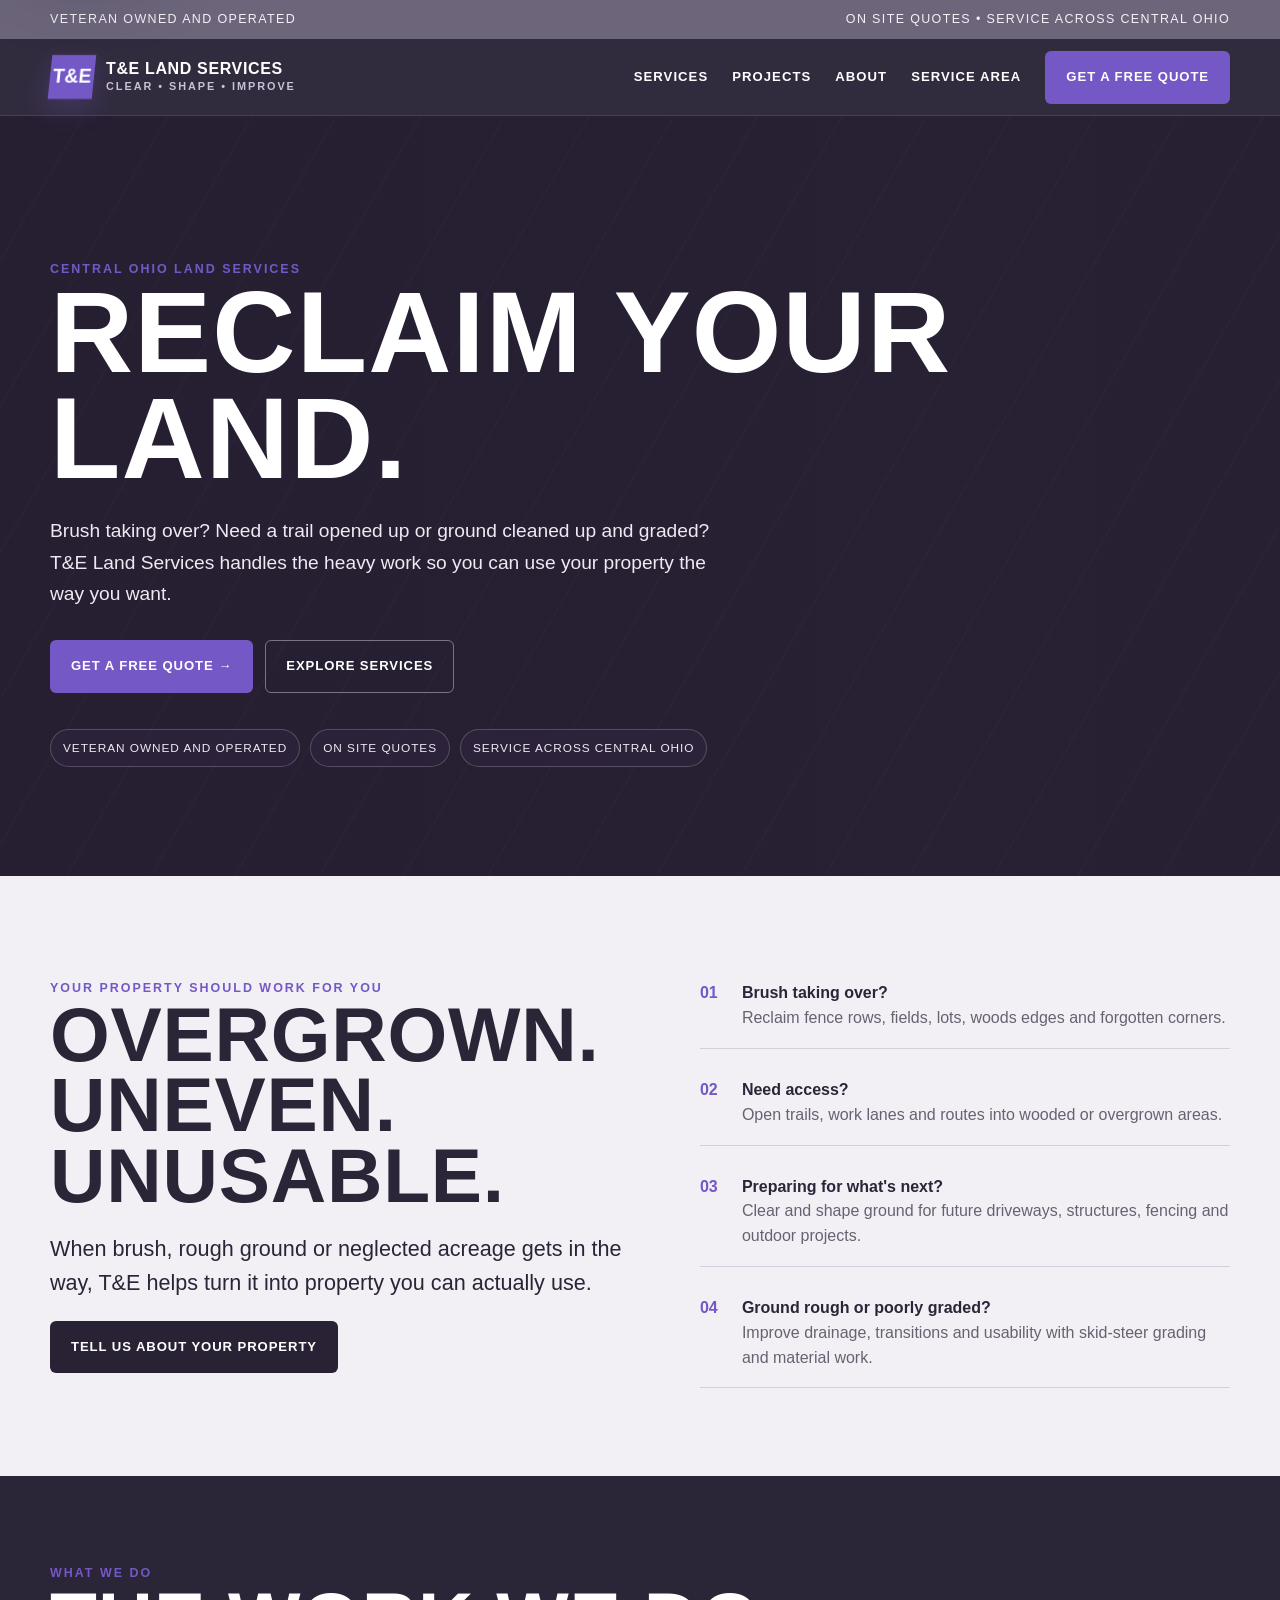
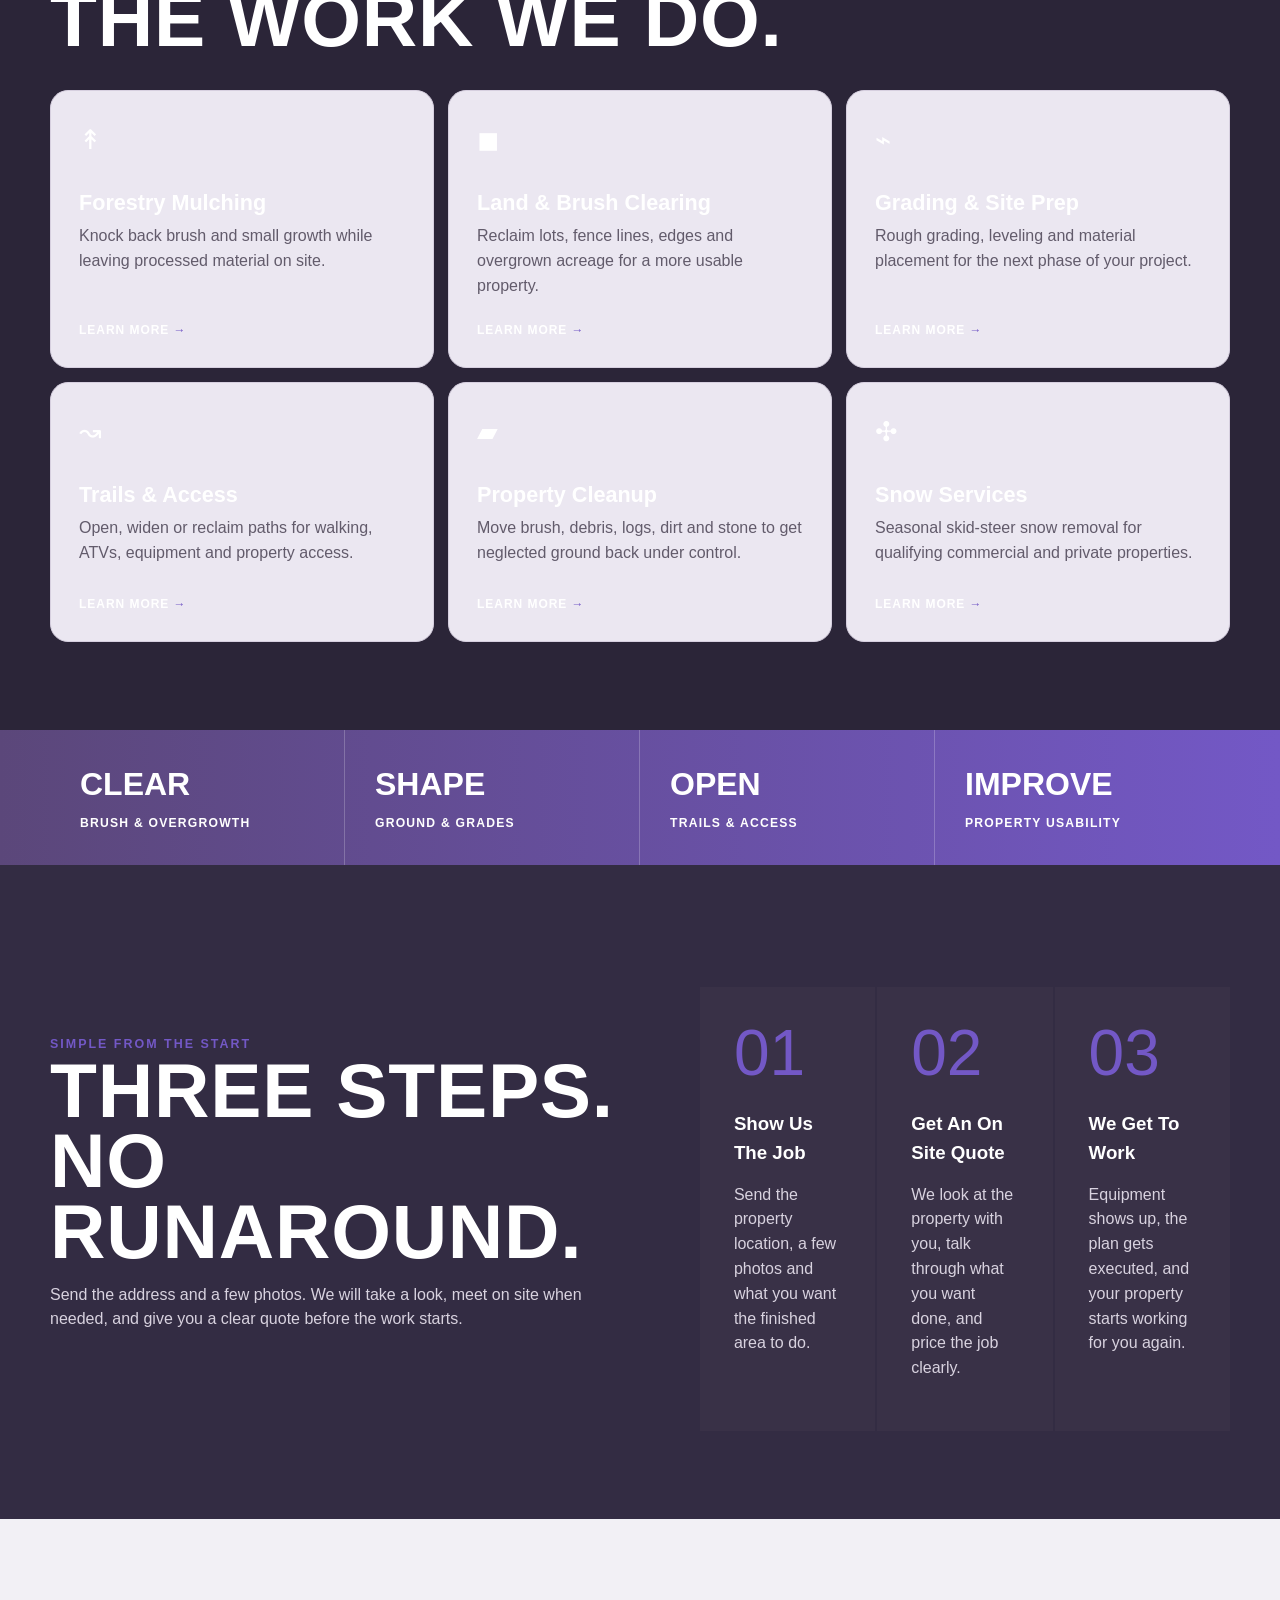
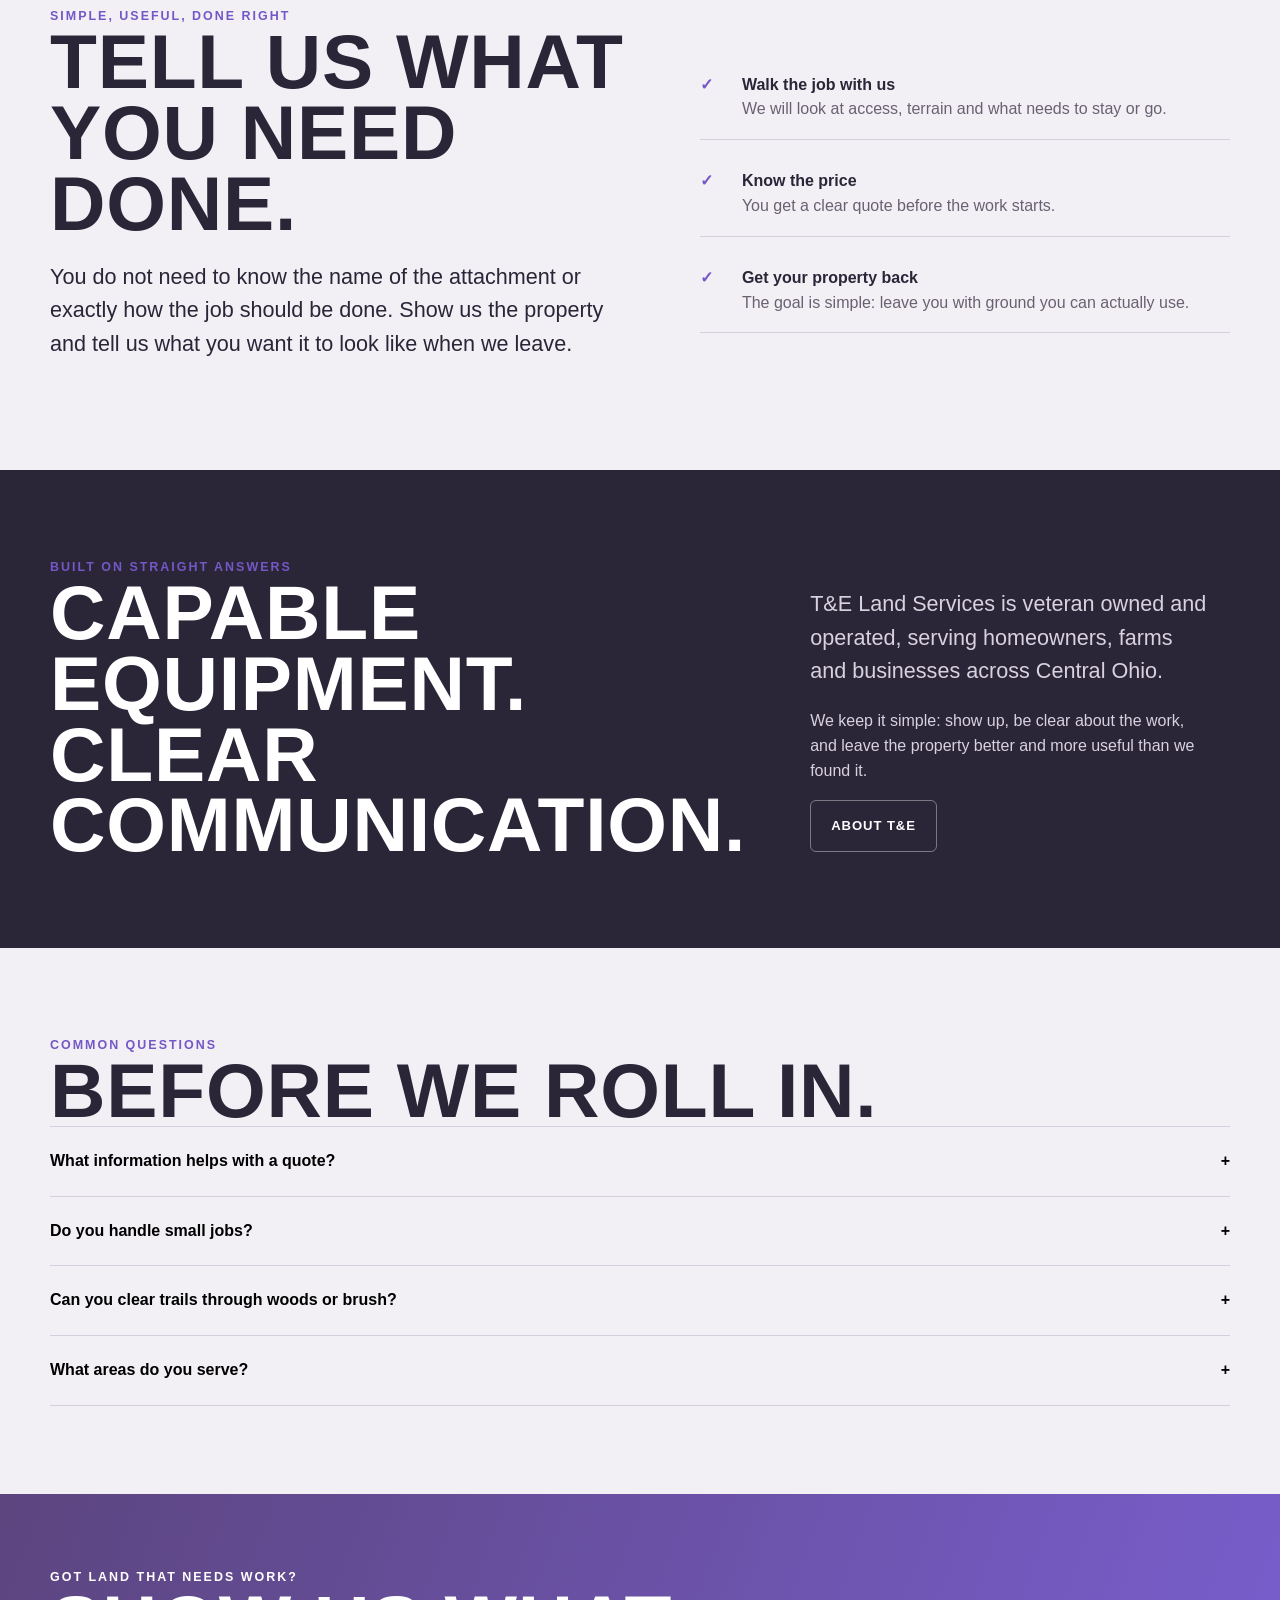
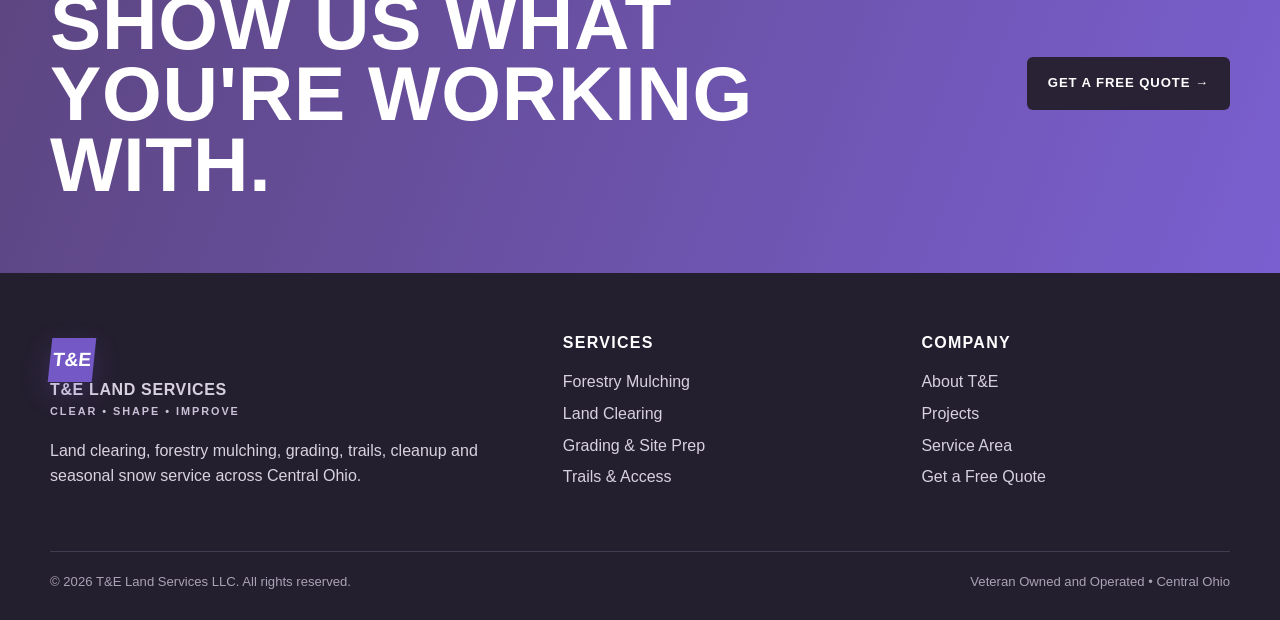
<file: index.html>
<!doctype html><html lang="en"><head><meta charset="utf-8"><meta name="viewport" content="width=device-width,initial-scale=1"><title>T&E Land Services LLC | Land Clearing, Mulching & Grading in Central Ohio</title><meta name="description" content="T&E Land Services LLC provides forestry mulching, land and brush clearing, grading, trail work, property cleanup and seasonal snow services across Central Ohio."><link rel="canonical" href="https://tyleralanis.github.io/te-land-services/"><link rel="icon" type="image/svg+xml" href="favicon.svg"><meta name="theme-color" content="#2b2538"><meta property="og:type" content="website"><meta property="og:title" content="T&E Land Services LLC | Land Clearing, Mulching & Grading in Central Ohio"><meta property="og:description" content="T&E Land Services LLC provides forestry mulching, land and brush clearing, grading, trail work, property cleanup and seasonal snow services across Central Ohio."><meta property="og:url" content="https://tyleralanis.github.io/te-land-services/"><meta property="og:site_name" content="T&E Land Services LLC"><meta name="twitter:card" content="summary"><meta name="twitter:title" content="T&E Land Services LLC | Land Clearing, Mulching & Grading in Central Ohio"><meta name="twitter:description" content="T&E Land Services LLC provides forestry mulching, land and brush clearing, grading, trail work, property cleanup and seasonal snow services across Central Ohio."><link rel="stylesheet" href="styles.css"></head><body><a class="skip-link" href="#main-content">Skip to content</a>
<div class="topbar"><div class="container"><span>Veteran Owned and Operated</span><span>On Site Quotes • Service Across Central Ohio</span></div></div>
<header class="nav"><div class="container nav-inner"><a class="brand" href="index.html"><span class="brand-mark">T&E</span><span class="brand-copy"><strong>T&E LAND SERVICES</strong><span>Clear • Shape • Improve</span></span></a><nav class="nav-links" data-nav><a href="services.html">Services</a><a href="projects.html">Projects</a><a href="about.html">About</a><a href="service-area.html">Service Area</a><a class="btn btn-orange" href="quote.html">Get a Free Quote</a></nav><button class="menu-btn" data-menu aria-label="Open navigation" aria-expanded="false">Menu</button></div></header>
<main id="main-content"><section class="hero"><div class="container hero-inner"><div class="eyebrow">Central Ohio Land Services</div><h1 class="display h1">Reclaim Your Land.</h1><p class="hero-copy">Brush taking over? Need a trail opened up or ground cleaned up and graded? T&E Land Services handles the heavy work so you can use your property the way you want.</p><div class="actions"><a class="btn btn-orange" href="quote.html">Get a Free Quote →</a><a class="btn btn-outline" href="services.html">Explore Services</a></div><div class="trust-row"><span class="trust-pill">Veteran Owned and Operated</span><span class="trust-pill">On Site Quotes</span><span class="trust-pill">Service Across Central Ohio</span></div></div></section>
<section class="section"><div class="container split"><div><div class="eyebrow">Your property should work for you</div><h2 class="display h2">Overgrown.<br>Uneven.<br>Unusable.</h2><p class="lead">When brush, rough ground or neglected acreage gets in the way, T&E helps turn it into property you can actually use.</p><a class="btn btn-dark" href="quote.html">Tell Us About Your Property</a></div><div class="problem-list"><div class="problem"><b>01</b><div><strong>Brush taking over?</strong><div class="muted">Reclaim fence rows, fields, lots, woods edges and forgotten corners.</div></div></div><div class="problem"><b>02</b><div><strong>Need access?</strong><div class="muted">Open trails, work lanes and routes into wooded or overgrown areas.</div></div></div><div class="problem"><b>03</b><div><strong>Preparing for what's next?</strong><div class="muted">Clear and shape ground for future driveways, structures, fencing and outdoor projects.</div></div></div><div class="problem"><b>04</b><div><strong>Ground rough or poorly graded?</strong><div class="muted">Improve drainage, transitions and usability with skid-steer grading and material work.</div></div></div></div></div></section>
<section class="section section-dark"><div class="container"><div class="eyebrow">What we do</div><h2 class="display h2">The Work We Do.</h2><div class="service-grid"><a class="service-card" href="services.html#mulching"><div><div class="service-icon">↟</div><h3>Forestry Mulching</h3><p>Knock back brush and small growth while leaving processed material on site.</p></div><div class="service-link">Learn more <span>→</span></div></a><a class="service-card" href="services.html#clearing"><div><div class="service-icon">◼</div><h3>Land & Brush Clearing</h3><p>Reclaim lots, fence lines, edges and overgrown acreage for a more usable property.</p></div><div class="service-link">Learn more <span>→</span></div></a><a class="service-card" href="services.html#grading"><div><div class="service-icon">⌁</div><h3>Grading & Site Prep</h3><p>Rough grading, leveling and material placement for the next phase of your project.</p></div><div class="service-link">Learn more <span>→</span></div></a><a class="service-card" href="services.html#trails"><div><div class="service-icon">↝</div><h3>Trails & Access</h3><p>Open, widen or reclaim paths for walking, ATVs, equipment and property access.</p></div><div class="service-link">Learn more <span>→</span></div></a><a class="service-card" href="services.html#cleanup"><div><div class="service-icon">▰</div><h3>Property Cleanup</h3><p>Move brush, debris, logs, dirt and stone to get neglected ground back under control.</p></div><div class="service-link">Learn more <span>→</span></div></a><a class="service-card" href="services.html#snow"><div><div class="service-icon">✣</div><h3>Snow Services</h3><p>Seasonal skid-steer snow removal for qualifying commercial and private properties.</p></div><div class="service-link">Learn more <span>→</span></div></a></div></div></section>
<section class="stat-band"><div class="container stat-grid"><div class="stat"><strong>Clear</strong><span>Brush & Overgrowth</span></div><div class="stat"><strong>Shape</strong><span>Ground & Grades</span></div><div class="stat"><strong>Open</strong><span>Trails & Access</span></div><div class="stat"><strong>Improve</strong><span>Property Usability</span></div></div></section>
<section class="section section-panel"><div class="container"><div class="split"><div><div class="eyebrow">Simple from the start</div><h2 class="display h2">Three Steps.<br>No Runaround.</h2><p class="white-muted">Send the address and a few photos. We will take a look, meet on site when needed, and give you a clear quote before the work starts.</p></div><div class="process"><div class="step"><div class="step-num">01</div><h3>Show Us The Job</h3><p class="white-muted">Send the property location, a few photos and what you want the finished area to do.</p></div><div class="step"><div class="step-num">02</div><h3>Get An On Site Quote</h3><p class="white-muted">We look at the property with you, talk through what you want done, and price the job clearly.</p></div><div class="step"><div class="step-num">03</div><h3>We Get To Work</h3><p class="white-muted">Equipment shows up, the plan gets executed, and your property starts working for you again.</p></div></div></div></div></section>
<section class="section"><div class="container split"><div><div class="eyebrow">Simple, useful, done right</div><h2 class="display h2">Tell Us What You Need Done.</h2><p class="lead">You do not need to know the name of the attachment or exactly how the job should be done. Show us the property and tell us what you want it to look like when we leave.</p></div><div class="problem-list"><div class="problem"><b>✓</b><div><strong>Walk the job with us</strong><div class="muted">We will look at access, terrain and what needs to stay or go.</div></div></div><div class="problem"><b>✓</b><div><strong>Know the price</strong><div class="muted">You get a clear quote before the work starts.</div></div></div><div class="problem"><b>✓</b><div><strong>Get your property back</strong><div class="muted">The goal is simple: leave you with ground you can actually use.</div></div></div></div></div></section>
<section class="section section-dark"><div class="container split"><div><div class="eyebrow">Built on straight answers</div><h2 class="display h2">Capable Equipment.<br>Clear Communication.</h2></div><div><p class="lead white-muted">T&E Land Services is veteran owned and operated, serving homeowners, farms and businesses across Central Ohio.</p><p class="white-muted">We keep it simple: show up, be clear about the work, and leave the property better and more useful than we found it.</p><a class="btn btn-outline" href="about.html">About T&E</a></div></div></section>
<section class="section"><div class="container"><div class="eyebrow">Common questions</div><h2 class="display h2">Before We Roll In.</h2><div class="faq"><div class="faq-item"><button class="faq-btn">What information helps with a quote?<span>+</span></button><div class="faq-panel">The property address, photos, approximate size of the area, access information and a description of what you want the finished area to look like are the best place to start.</div></div><div class="faq-item"><button class="faq-btn">Do you handle small jobs?<span>+</span></button><div class="faq-panel">Yes. Small jobs are welcome. Send the address and a few details and we will let you know if we can help.</div></div><div class="faq-item"><button class="faq-btn">Can you clear trails through woods or brush?<span>+</span></button><div class="faq-panel">Yes. Trail and access clearing can be quoted based on width, length, vegetation, terrain and how finished you want the route to be.</div></div><div class="faq-item"><button class="faq-btn">What areas do you serve?<span>+</span></button><div class="faq-panel">We serve Central Ohio and surrounding areas. Send us the property location and we will let you know if it is in range.</div></div></div></div></section>
<section class="cta"><div class="container cta-inner"><div><div class="eyebrow" >Got land that needs work?</div><h2 class="display h2">Show Us What You're Working With.</h2></div><a class="btn btn-dark" href="quote.html">Get a Free Quote →</a></div></section></main>
<footer class="footer"><div class="container"><div class="footer-grid"><div><a class="brand" href="index.html"><span class="brand-mark">T&E</span><span class="brand-copy"><strong>T&E LAND SERVICES</strong><span>Clear • Shape • Improve</span></span></a><p class="white-muted">Land clearing, forestry mulching, grading, trails, cleanup and seasonal snow service across Central Ohio.</p></div><div><h4>Services</h4><a href="services.html#mulching">Forestry Mulching</a><a href="services.html#clearing">Land Clearing</a><a href="services.html#grading">Grading & Site Prep</a><a href="services.html#trails">Trails & Access</a></div><div><h4>Company</h4><a href="about.html">About T&E</a><a href="projects.html">Projects</a><a href="service-area.html">Service Area</a><a href="quote.html">Get a Free Quote</a></div></div><div class="footer-bottom"><span>© <span data-year></span> T&E Land Services LLC. All rights reserved.</span><span>Veteran Owned and Operated • Central Ohio</span></div></div></footer><script src="script.js"></script></body></html>
</file>
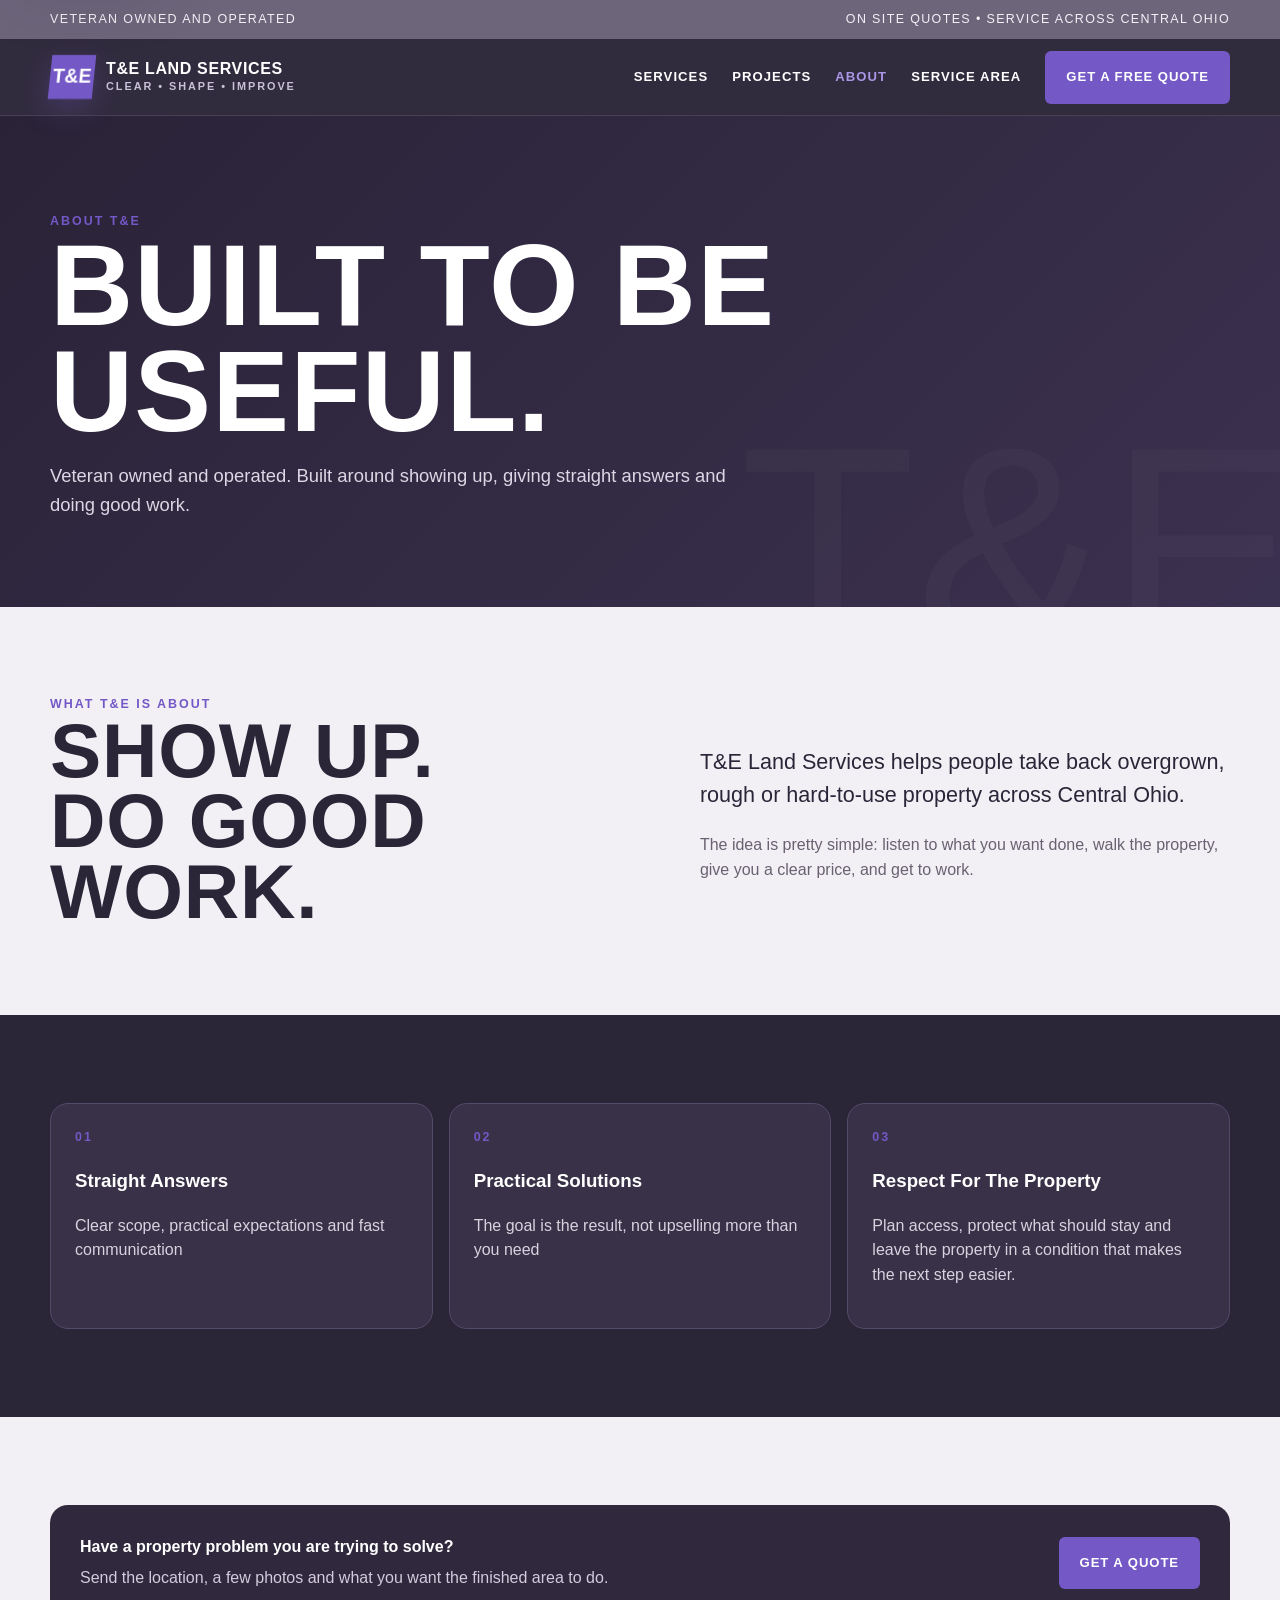
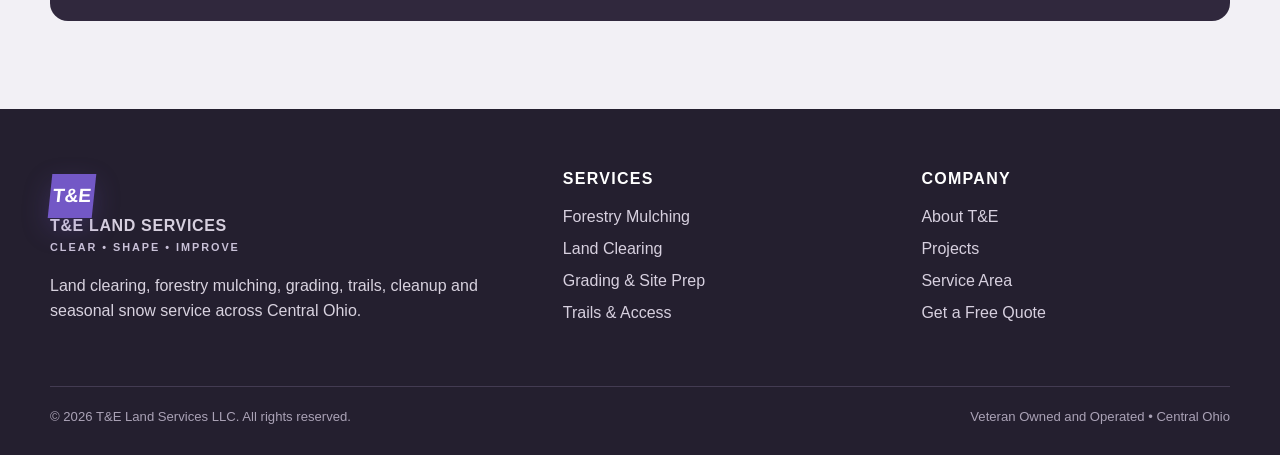
<file: about.html>
<!doctype html><html lang="en"><head><meta charset="utf-8"><meta name="viewport" content="width=device-width,initial-scale=1"><title>About T&E Land Services LLC | Central Ohio</title><meta name="description" content="T&E Land Services LLC is a veteran-owned Central Ohio land services company focused on capable equipment, clear communication and practical property improvement."><link rel="canonical" href="https://tyleralanis.github.io/te-land-services/about.html"><link rel="icon" type="image/svg+xml" href="favicon.svg"><meta name="theme-color" content="#2b2538"><meta property="og:type" content="website"><meta property="og:title" content="About T&E Land Services LLC | Central Ohio"><meta property="og:description" content="T&E Land Services LLC is a veteran-owned Central Ohio land services company focused on capable equipment, clear communication and practical property improvement."><meta property="og:url" content="https://tyleralanis.github.io/te-land-services/about.html"><meta property="og:site_name" content="T&E Land Services LLC"><meta name="twitter:card" content="summary"><meta name="twitter:title" content="About T&E Land Services LLC | Central Ohio"><meta name="twitter:description" content="T&E Land Services LLC is a veteran-owned Central Ohio land services company focused on capable equipment, clear communication and practical property improvement."><link rel="stylesheet" href="styles.css"></head><body><a class="skip-link" href="#main-content">Skip to content</a><div class="topbar"><div class="container"><span>Veteran Owned and Operated</span><span>On Site Quotes • Service Across Central Ohio</span></div></div><header class="nav"><div class="container nav-inner"><a class="brand" href="index.html"><span class="brand-mark">T&E</span><span class="brand-copy"><strong>T&E LAND SERVICES</strong><span>Clear • Shape • Improve</span></span></a><nav class="nav-links" data-nav><a href="services.html">Services</a><a href="projects.html">Projects</a><a href="about.html">About</a><a href="service-area.html">Service Area</a><a class="btn btn-orange" href="quote.html">Get a Free Quote</a></nav><button class="menu-btn" data-menu aria-label="Open navigation" aria-expanded="false">Menu</button></div></header><main id="main-content"><section class="page-hero"><div class="container"><div class="eyebrow">About T&E</div><h1 class="display h1">Built To Be<br>Useful.</h1><p>Veteran owned and operated. Built around showing up, giving straight answers and doing good work.</p></div></section><section class="section"><div class="container split"><div><div class="eyebrow">What T&E is about</div><h2 class="display h2">Show Up.<br>Do Good Work.</h2></div><div><p class="lead">T&E Land Services helps people take back overgrown, rough or hard-to-use property across Central Ohio.</p><p class="muted">The idea is pretty simple: listen to what you want done, walk the property, give you a clear price, and get to work.</p></div></div></section><section class="section section-dark"><div class="container"><div class="mini-grid"><div class="mini" style="background:#393147;border-color:#55496a"><div class="eyebrow">01</div><h3>Straight Answers</h3><p class="white-muted">Clear scope, practical expectations and fast communication</p></div><div class="mini" style="background:#393147;border-color:#55496a"><div class="eyebrow">02</div><h3>Practical Solutions</h3><p class="white-muted">The goal is the result, not upselling more than you need</p></div><div class="mini" style="background:#393147;border-color:#55496a"><div class="eyebrow">03</div><h3>Respect For The Property</h3><p class="white-muted">Plan access, protect what should stay and leave the property in a condition that makes the next step easier.</p></div></div></div></section><section class="section"><div class="container quote-strip"><div><strong>Have a property problem you are trying to solve?</strong><p>Send the location, a few photos and what you want the finished area to do.</p></div><a class="btn btn-orange" href="quote.html">Get a Quote</a></div></section></main><footer class="footer"><div class="container"><div class="footer-grid"><div><a class="brand" href="index.html"><span class="brand-mark">T&E</span><span class="brand-copy"><strong>T&E LAND SERVICES</strong><span>Clear • Shape • Improve</span></span></a><p class="white-muted">Land clearing, forestry mulching, grading, trails, cleanup and seasonal snow service across Central Ohio.</p></div><div><h4>Services</h4><a href="services.html#mulching">Forestry Mulching</a><a href="services.html#clearing">Land Clearing</a><a href="services.html#grading">Grading & Site Prep</a><a href="services.html#trails">Trails & Access</a></div><div><h4>Company</h4><a href="about.html">About T&E</a><a href="projects.html">Projects</a><a href="service-area.html">Service Area</a><a href="quote.html">Get a Free Quote</a></div></div><div class="footer-bottom"><span>© <span data-year></span> T&E Land Services LLC. All rights reserved.</span><span>Veteran Owned and Operated • Central Ohio</span></div></div></footer><script src="script.js"></script></body></html>
</file>
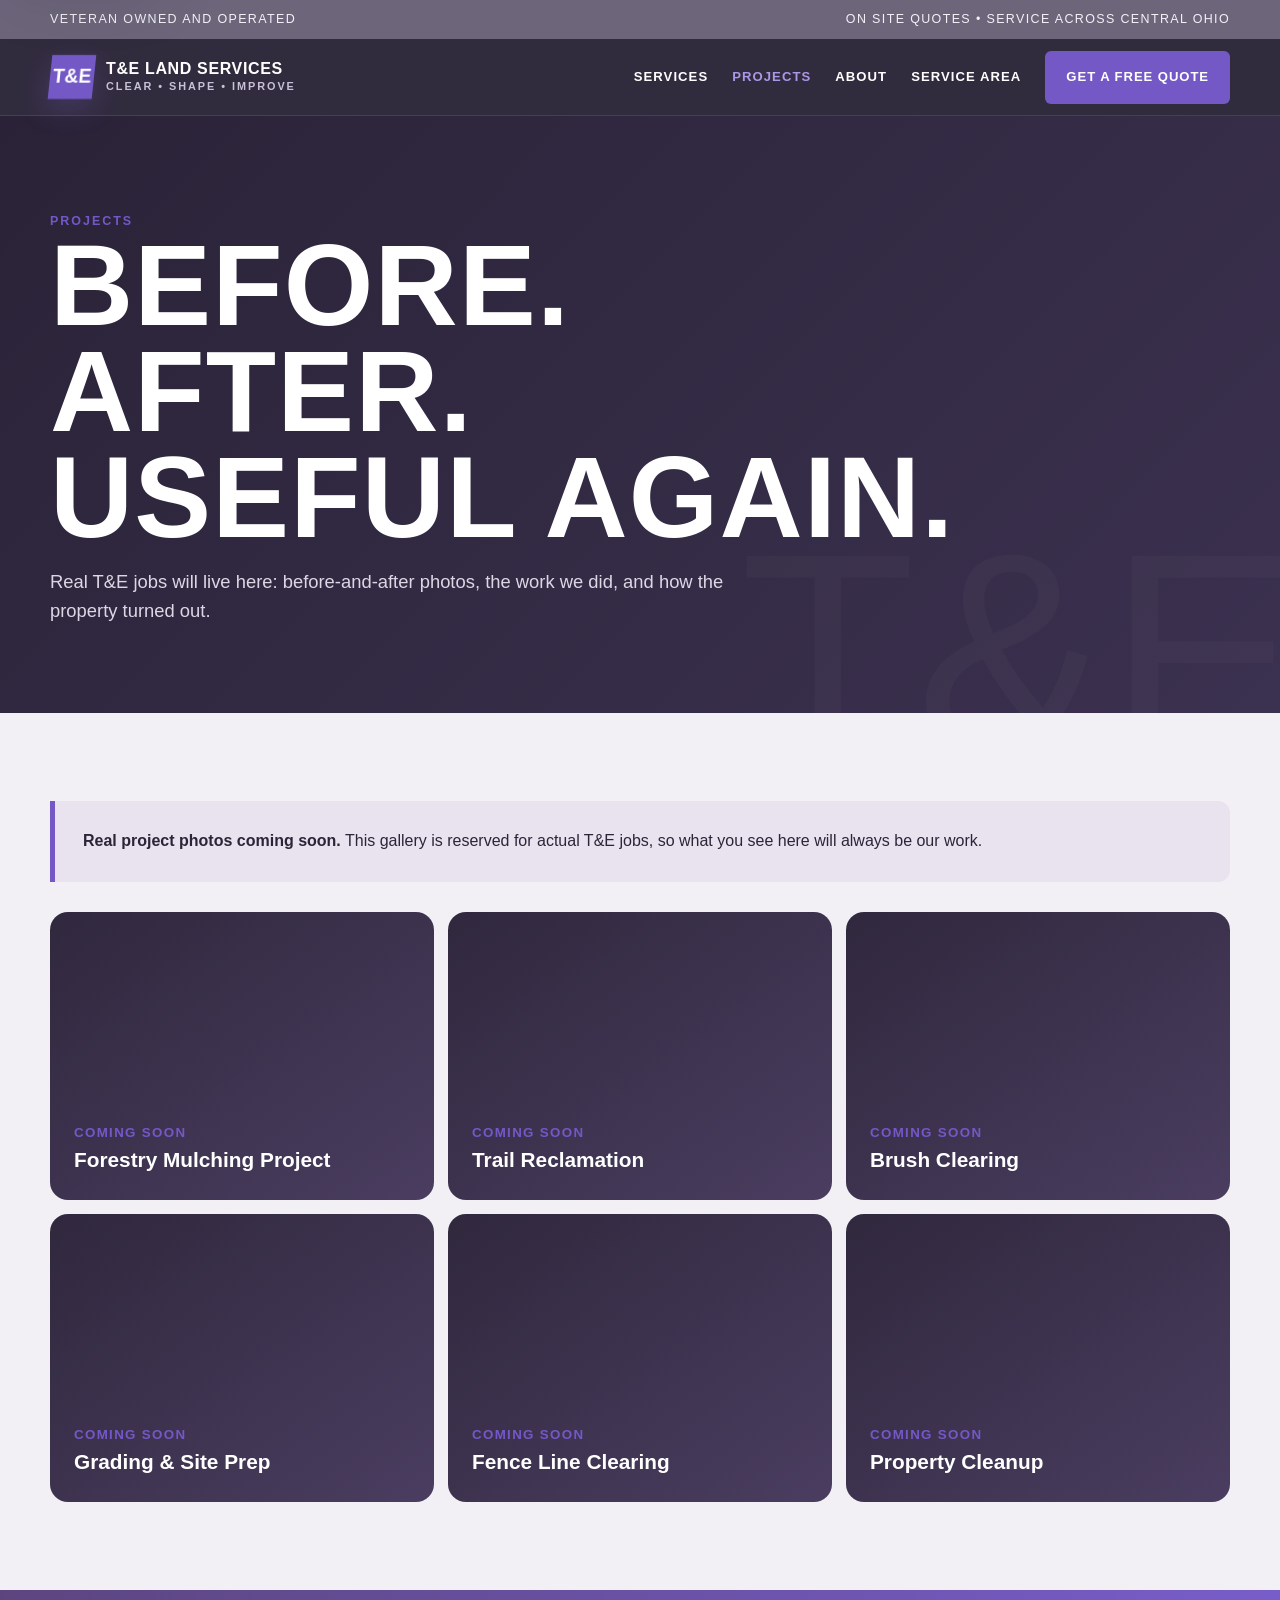
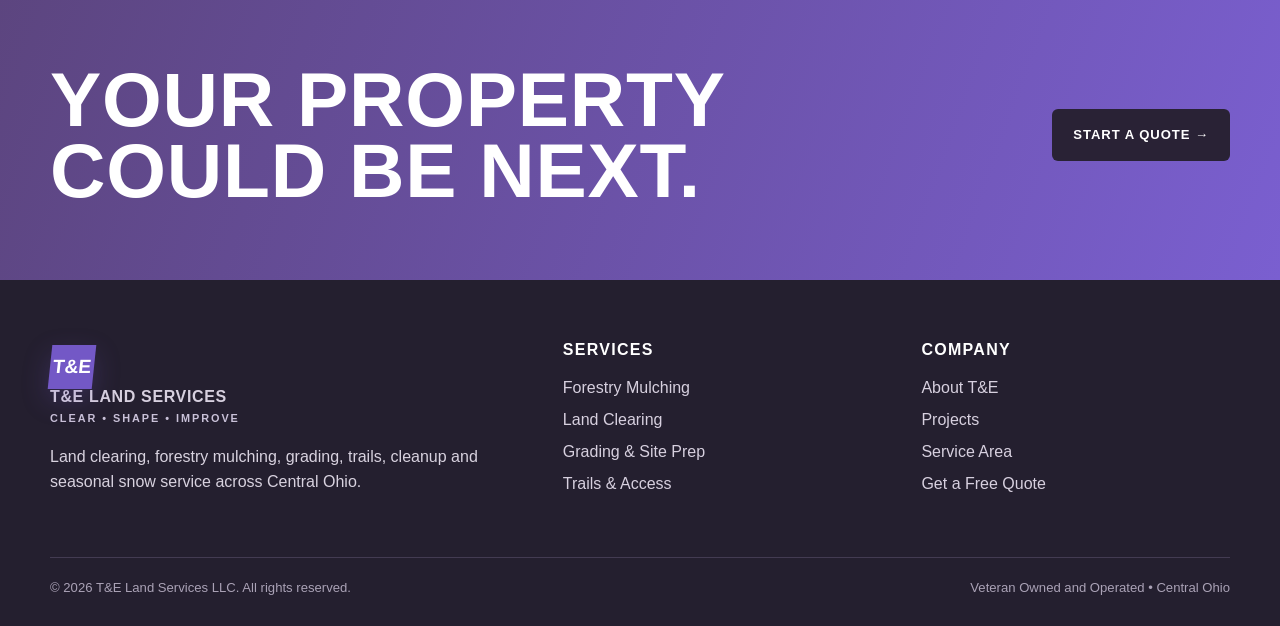
<file: projects.html>
<!doctype html><html lang="en"><head><meta charset="utf-8"><meta name="viewport" content="width=device-width,initial-scale=1"><title>Projects | T&E Land Services LLC</title><meta name="description" content="See land clearing, forestry mulching, trail, grading and property improvement projects from T&E Land Services LLC."><link rel="canonical" href="https://tyleralanis.github.io/te-land-services/projects.html"><link rel="icon" type="image/svg+xml" href="favicon.svg"><meta name="theme-color" content="#2b2538"><meta property="og:type" content="website"><meta property="og:title" content="Projects | T&E Land Services LLC"><meta property="og:description" content="See land clearing, forestry mulching, trail, grading and property improvement projects from T&E Land Services LLC."><meta property="og:url" content="https://tyleralanis.github.io/te-land-services/projects.html"><meta property="og:site_name" content="T&E Land Services LLC"><meta name="twitter:card" content="summary"><meta name="twitter:title" content="Projects | T&E Land Services LLC"><meta name="twitter:description" content="See land clearing, forestry mulching, trail, grading and property improvement projects from T&E Land Services LLC."><link rel="stylesheet" href="styles.css"></head><body><a class="skip-link" href="#main-content">Skip to content</a><div class="topbar"><div class="container"><span>Veteran Owned and Operated</span><span>On Site Quotes • Service Across Central Ohio</span></div></div><header class="nav"><div class="container nav-inner"><a class="brand" href="index.html"><span class="brand-mark">T&E</span><span class="brand-copy"><strong>T&E LAND SERVICES</strong><span>Clear • Shape • Improve</span></span></a><nav class="nav-links" data-nav><a href="services.html">Services</a><a href="projects.html">Projects</a><a href="about.html">About</a><a href="service-area.html">Service Area</a><a class="btn btn-orange" href="quote.html">Get a Free Quote</a></nav><button class="menu-btn" data-menu aria-label="Open navigation" aria-expanded="false">Menu</button></div></header><main id="main-content"><section class="page-hero"><div class="container"><div class="eyebrow">Projects</div><h1 class="display h1">Before.<br>After.<br>Useful Again.</h1><p>Real T&E jobs will live here: before-and-after photos, the work we did, and how the property turned out.</p></div></section><section class="section"><div class="container"><div class="callout"><strong>Real project photos coming soon.</strong> This gallery is reserved for actual T&E jobs, so what you see here will always be our work.</div><div class="gallery-grid" style="margin-top:30px"><div class="gallery-placeholder"><small>Coming soon</small><strong>Forestry Mulching Project</strong></div><div class="gallery-placeholder"><small>Coming soon</small><strong>Trail Reclamation</strong></div><div class="gallery-placeholder"><small>Coming soon</small><strong>Brush Clearing</strong></div><div class="gallery-placeholder"><small>Coming soon</small><strong>Grading & Site Prep</strong></div><div class="gallery-placeholder"><small>Coming soon</small><strong>Fence Line Clearing</strong></div><div class="gallery-placeholder"><small>Coming soon</small><strong>Property Cleanup</strong></div></div></div></section><section class="cta"><div class="container cta-inner"><h2 class="display h2">Your Property Could Be Next.</h2><a class="btn btn-dark" href="quote.html">Start a Quote →</a></div></section></main><footer class="footer"><div class="container"><div class="footer-grid"><div><a class="brand" href="index.html"><span class="brand-mark">T&E</span><span class="brand-copy"><strong>T&E LAND SERVICES</strong><span>Clear • Shape • Improve</span></span></a><p class="white-muted">Land clearing, forestry mulching, grading, trails, cleanup and seasonal snow service across Central Ohio.</p></div><div><h4>Services</h4><a href="services.html#mulching">Forestry Mulching</a><a href="services.html#clearing">Land Clearing</a><a href="services.html#grading">Grading & Site Prep</a><a href="services.html#trails">Trails & Access</a></div><div><h4>Company</h4><a href="about.html">About T&E</a><a href="projects.html">Projects</a><a href="service-area.html">Service Area</a><a href="quote.html">Get a Free Quote</a></div></div><div class="footer-bottom"><span>© <span data-year></span> T&E Land Services LLC. All rights reserved.</span><span>Veteran Owned and Operated • Central Ohio</span></div></div></footer><script src="script.js"></script></body></html>
</file>
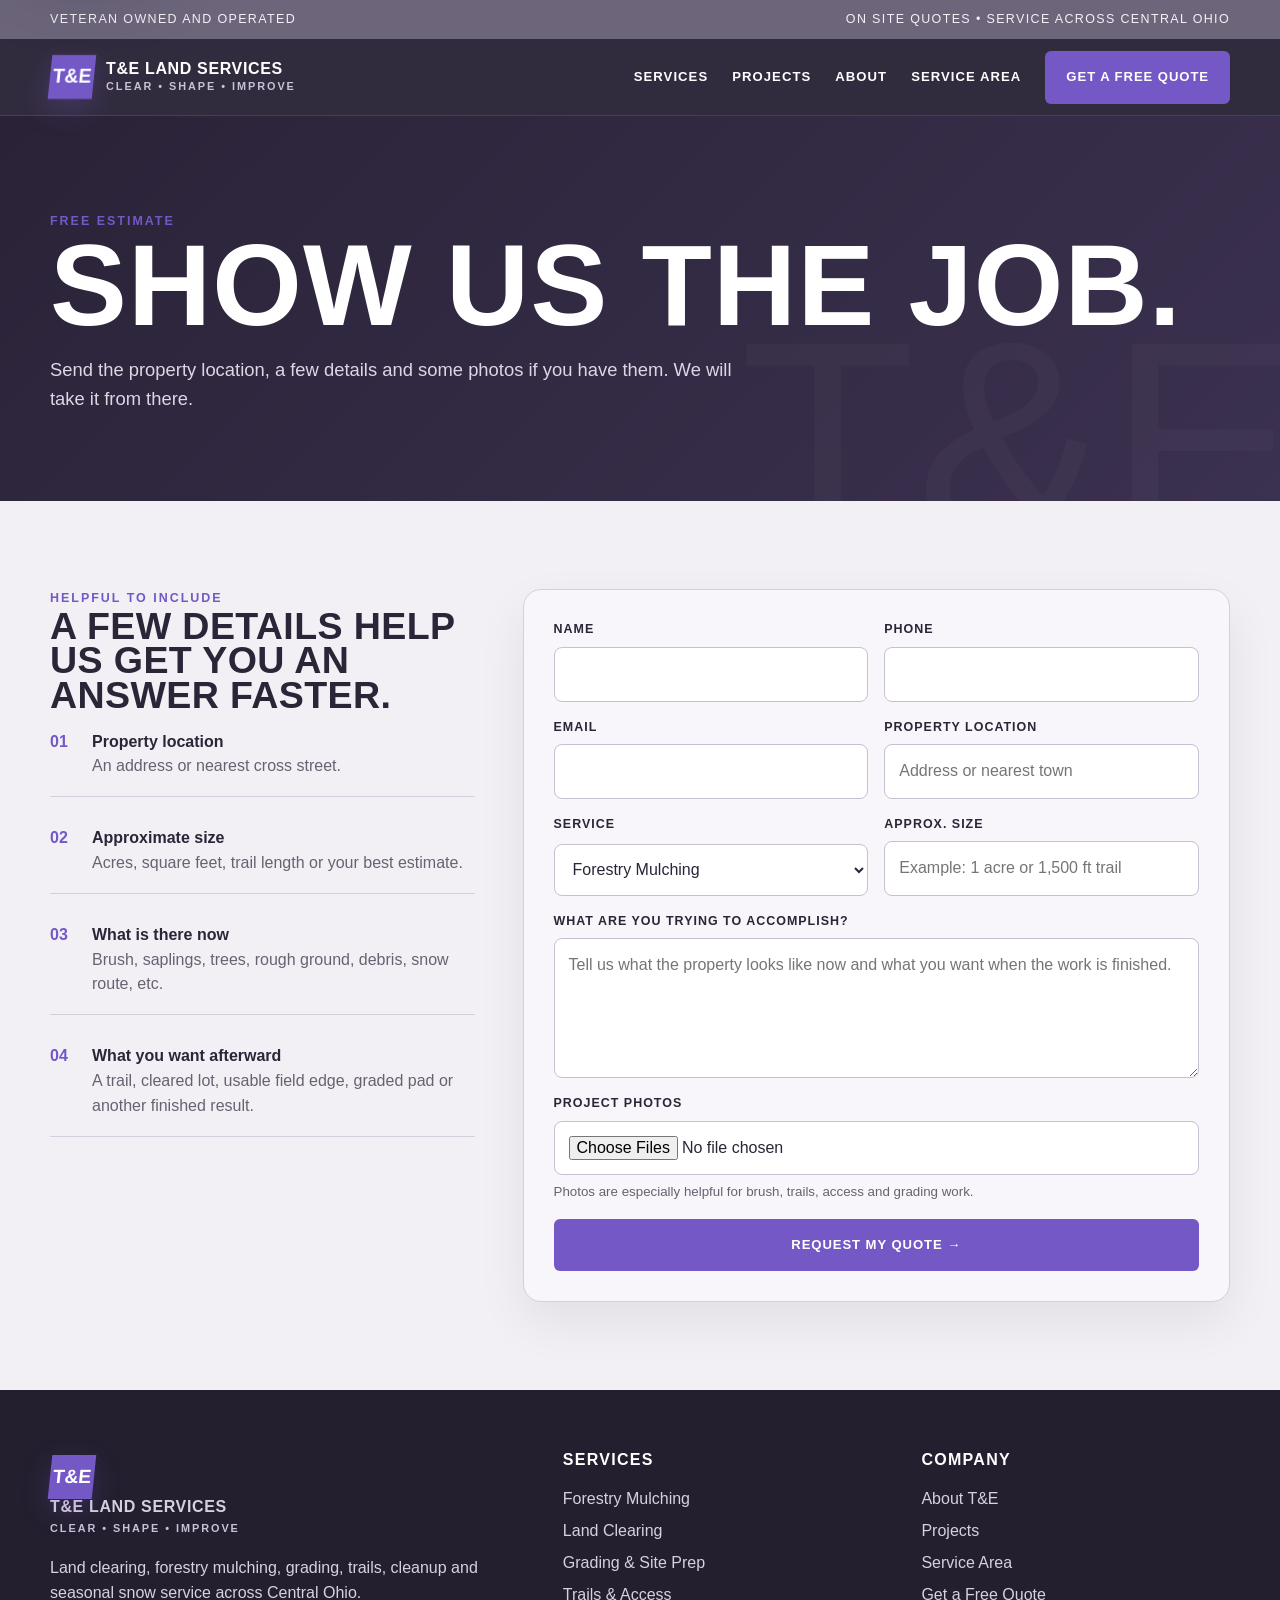
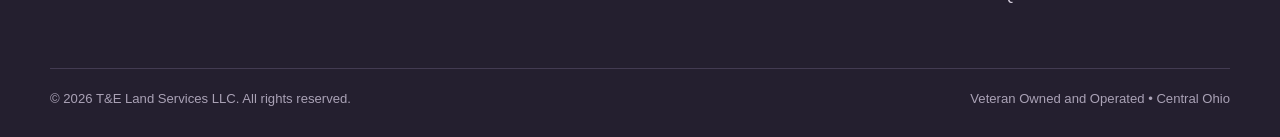
<file: quote.html>
<!doctype html><html lang="en"><head><meta charset="utf-8"><meta name="viewport" content="width=device-width,initial-scale=1"><title>Get a Free Quote | T&E Land Services LLC</title><meta name="description" content="Request a quote for forestry mulching, land clearing, grading, trail work, cleanup or snow services from T&E Land Services LLC."><link rel="canonical" href="https://tyleralanis.github.io/te-land-services/quote.html"><link rel="icon" type="image/svg+xml" href="favicon.svg"><meta name="theme-color" content="#2b2538"><meta property="og:type" content="website"><meta property="og:title" content="Get a Free Quote | T&E Land Services LLC"><meta property="og:description" content="Request a quote for forestry mulching, land clearing, grading, trail work, cleanup or snow services from T&E Land Services LLC."><meta property="og:url" content="https://tyleralanis.github.io/te-land-services/quote.html"><meta property="og:site_name" content="T&E Land Services LLC"><meta name="twitter:card" content="summary"><meta name="twitter:title" content="Get a Free Quote | T&E Land Services LLC"><meta name="twitter:description" content="Request a quote for forestry mulching, land clearing, grading, trail work, cleanup or snow services from T&E Land Services LLC."><link rel="stylesheet" href="styles.css"></head><body><a class="skip-link" href="#main-content">Skip to content</a><div class="topbar"><div class="container"><span>Veteran Owned and Operated</span><span>On Site Quotes • Service Across Central Ohio</span></div></div><header class="nav"><div class="container nav-inner"><a class="brand" href="index.html"><span class="brand-mark">T&E</span><span class="brand-copy"><strong>T&E LAND SERVICES</strong><span>Clear • Shape • Improve</span></span></a><nav class="nav-links" data-nav><a href="services.html">Services</a><a href="projects.html">Projects</a><a href="about.html">About</a><a href="service-area.html">Service Area</a><a class="btn btn-orange" href="quote.html">Get a Free Quote</a></nav><button class="menu-btn" data-menu aria-label="Open navigation" aria-expanded="false">Menu</button></div></header><main id="main-content"><section class="page-hero"><div class="container"><div class="eyebrow">Free estimate</div><h1 class="display h1">Show Us The Job.</h1><p>Send the property location, a few details and some photos if you have them. We will take it from there.</p></div></section><section class="section"><div class="container quote-layout"><aside><div class="eyebrow">Helpful to include</div><h2 class="display h3">A Few Details Help Us Get You An Answer Faster.</h2><div class="problem-list"><div class="problem"><b>01</b><div><strong>Property location</strong><div class="muted">An address or nearest cross street.</div></div></div><div class="problem"><b>02</b><div><strong>Approximate size</strong><div class="muted">Acres, square feet, trail length or your best estimate.</div></div></div><div class="problem"><b>03</b><div><strong>What is there now</strong><div class="muted">Brush, saplings, trees, rough ground, debris, snow route, etc.</div></div></div><div class="problem"><b>04</b><div><strong>What you want afterward</strong><div class="muted">A trail, cleared lot, usable field edge, graded pad or another finished result.</div></div></div></div></aside><div class="form-card"><form data-quote-form><div class="form-grid"><div class="field"><label for="name">Name</label><input id="name" name="name" required></div><div class="field"><label for="phone">Phone</label><input id="phone" name="phone" type="tel" required></div><div class="field"><label for="email">Email</label><input id="email" name="email" type="email"></div><div class="field"><label for="location">Property location</label><input id="location" name="location" placeholder="Address or nearest town" required></div><div class="field"><label for="service">Service</label><select id="service" name="service"><option>Forestry Mulching</option><option>Land / Brush Clearing</option><option>Grading / Site Prep</option><option>Trail / Access Clearing</option><option>Property Cleanup</option><option>Snow Service</option><option>Not Sure / Other</option></select></div><div class="field"><label for="size">Approx. size</label><input id="size" name="size" placeholder="Example: 1 acre or 1,500 ft trail"></div><div class="field full"><label for="details">What are you trying to accomplish?</label><textarea id="details" name="details" required placeholder="Tell us what the property looks like now and what you want when the work is finished."></textarea></div><div class="field full"><label for="photos">Project photos</label><input id="photos" type="file" name="photos" multiple accept="image/*"><small class="muted">Photos are especially helpful for brush, trails, access and grading work.</small></div><div class="field full"><button class="btn btn-orange" type="submit">Request My Quote →</button></div></div></form><div class="notice" data-form-notice><strong>Online quote submissions are not connected yet.</strong><br>This form is being tested before the public launch.</div></div></div></section></main><footer class="footer"><div class="container"><div class="footer-grid"><div><a class="brand" href="index.html"><span class="brand-mark">T&E</span><span class="brand-copy"><strong>T&E LAND SERVICES</strong><span>Clear • Shape • Improve</span></span></a><p class="white-muted">Land clearing, forestry mulching, grading, trails, cleanup and seasonal snow service across Central Ohio.</p></div><div><h4>Services</h4><a href="services.html#mulching">Forestry Mulching</a><a href="services.html#clearing">Land Clearing</a><a href="services.html#grading">Grading & Site Prep</a><a href="services.html#trails">Trails & Access</a></div><div><h4>Company</h4><a href="about.html">About T&E</a><a href="projects.html">Projects</a><a href="service-area.html">Service Area</a><a href="quote.html">Get a Free Quote</a></div></div><div class="footer-bottom"><span>© <span data-year></span> T&E Land Services LLC. All rights reserved.</span><span>Veteran Owned and Operated • Central Ohio</span></div></div></footer><script src="script.js"></script></body></html>
</file>
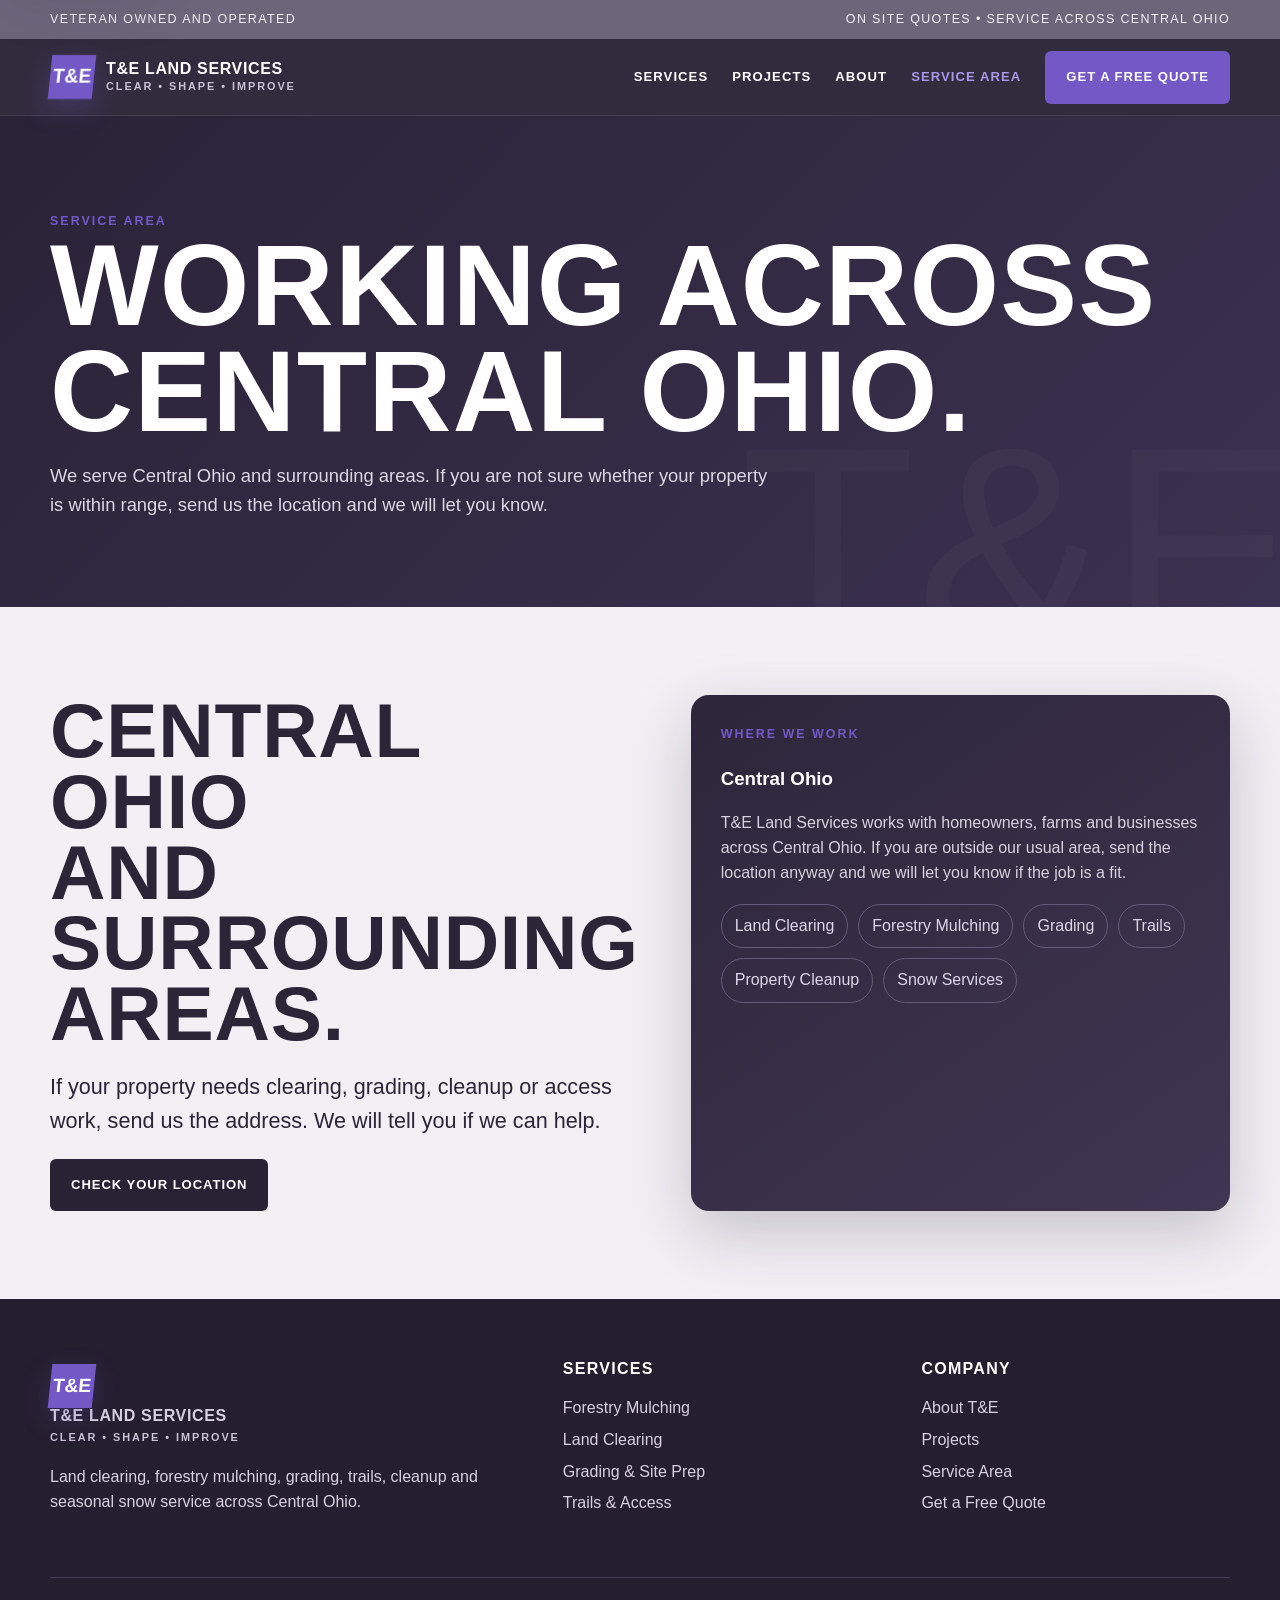
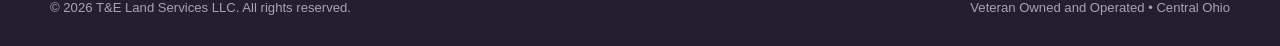
<file: service-area.html>
<!doctype html><html lang="en"><head><meta charset="utf-8"><meta name="viewport" content="width=device-width,initial-scale=1"><title>Service Area | T&E Land Services LLC</title><meta name="description" content="T&E Land Services LLC serves property owners across Central Ohio for land clearing, mulching, grading, trail work and property cleanup."><link rel="canonical" href="https://tyleralanis.github.io/te-land-services/service-area.html"><link rel="icon" type="image/svg+xml" href="favicon.svg"><meta name="theme-color" content="#2b2538"><meta property="og:type" content="website"><meta property="og:title" content="Service Area | T&E Land Services LLC"><meta property="og:description" content="T&E Land Services LLC serves property owners across Central Ohio for land clearing, mulching, grading, trail work and property cleanup."><meta property="og:url" content="https://tyleralanis.github.io/te-land-services/service-area.html"><meta property="og:site_name" content="T&E Land Services LLC"><meta name="twitter:card" content="summary"><meta name="twitter:title" content="Service Area | T&E Land Services LLC"><meta name="twitter:description" content="T&E Land Services LLC serves property owners across Central Ohio for land clearing, mulching, grading, trail work and property cleanup."><link rel="stylesheet" href="styles.css"></head><body><a class="skip-link" href="#main-content">Skip to content</a><div class="topbar"><div class="container"><span>Veteran Owned and Operated</span><span>On Site Quotes • Service Across Central Ohio</span></div></div><header class="nav"><div class="container nav-inner"><a class="brand" href="index.html"><span class="brand-mark">T&E</span><span class="brand-copy"><strong>T&E LAND SERVICES</strong><span>Clear • Shape • Improve</span></span></a><nav class="nav-links" data-nav><a href="services.html">Services</a><a href="projects.html">Projects</a><a href="about.html">About</a><a href="service-area.html">Service Area</a><a class="btn btn-orange" href="quote.html">Get a Free Quote</a></nav><button class="menu-btn" data-menu aria-label="Open navigation" aria-expanded="false">Menu</button></div></header><main id="main-content"><section class="page-hero"><div class="container"><div class="eyebrow">Service Area</div><h1 class="display h1">Working Across<br>Central Ohio.</h1><p>We serve Central Ohio and surrounding areas. If you are not sure whether your property is within range, send us the location and we will let you know.</p></div></section><section class="section"><div class="container two-col"><div><h2 class="display h2">Central Ohio<br>And Surrounding Areas.</h2><p class="lead">If your property needs clearing, grading, cleanup or access work, send us the address. We will tell you if we can help.</p><a class="btn btn-dark" href="quote.html">Check Your Location</a></div><div class="area-box"><div class="eyebrow">Where we work</div><h3>Central Ohio</h3><p class="white-muted">T&E Land Services works with homeowners, farms and businesses across Central Ohio. If you are outside our usual area, send the location anyway and we will let you know if the job is a fit.</p><div class="tag-cloud"><span class="tag">Land Clearing</span><span class="tag">Forestry Mulching</span><span class="tag">Grading</span><span class="tag">Trails</span><span class="tag">Property Cleanup</span><span class="tag">Snow Services</span></div></div></div></section></main><footer class="footer"><div class="container"><div class="footer-grid"><div><a class="brand" href="index.html"><span class="brand-mark">T&E</span><span class="brand-copy"><strong>T&E LAND SERVICES</strong><span>Clear • Shape • Improve</span></span></a><p class="white-muted">Land clearing, forestry mulching, grading, trails, cleanup and seasonal snow service across Central Ohio.</p></div><div><h4>Services</h4><a href="services.html#mulching">Forestry Mulching</a><a href="services.html#clearing">Land Clearing</a><a href="services.html#grading">Grading & Site Prep</a><a href="services.html#trails">Trails & Access</a></div><div><h4>Company</h4><a href="about.html">About T&E</a><a href="projects.html">Projects</a><a href="service-area.html">Service Area</a><a href="quote.html">Get a Free Quote</a></div></div><div class="footer-bottom"><span>© <span data-year></span> T&E Land Services LLC. All rights reserved.</span><span>Veteran Owned and Operated • Central Ohio</span></div></div></footer><script src="script.js"></script></body></html>
</file>
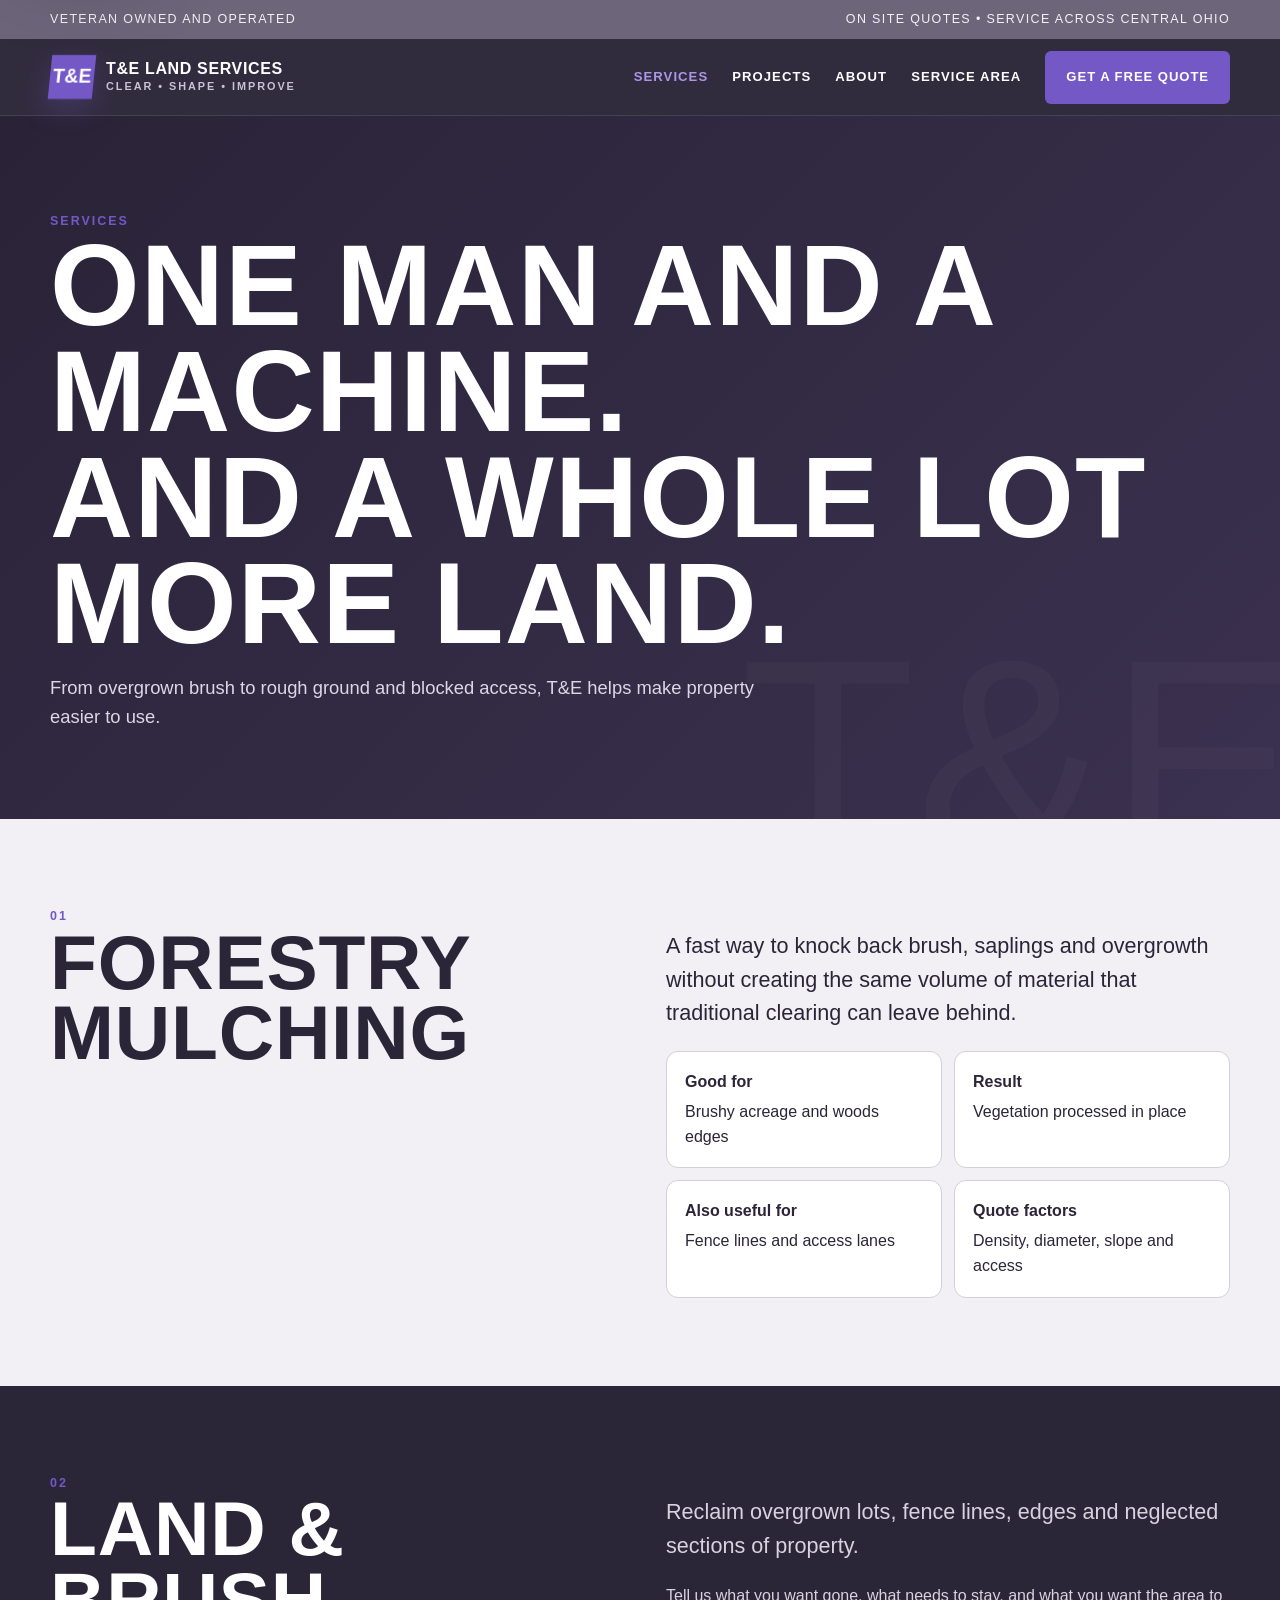
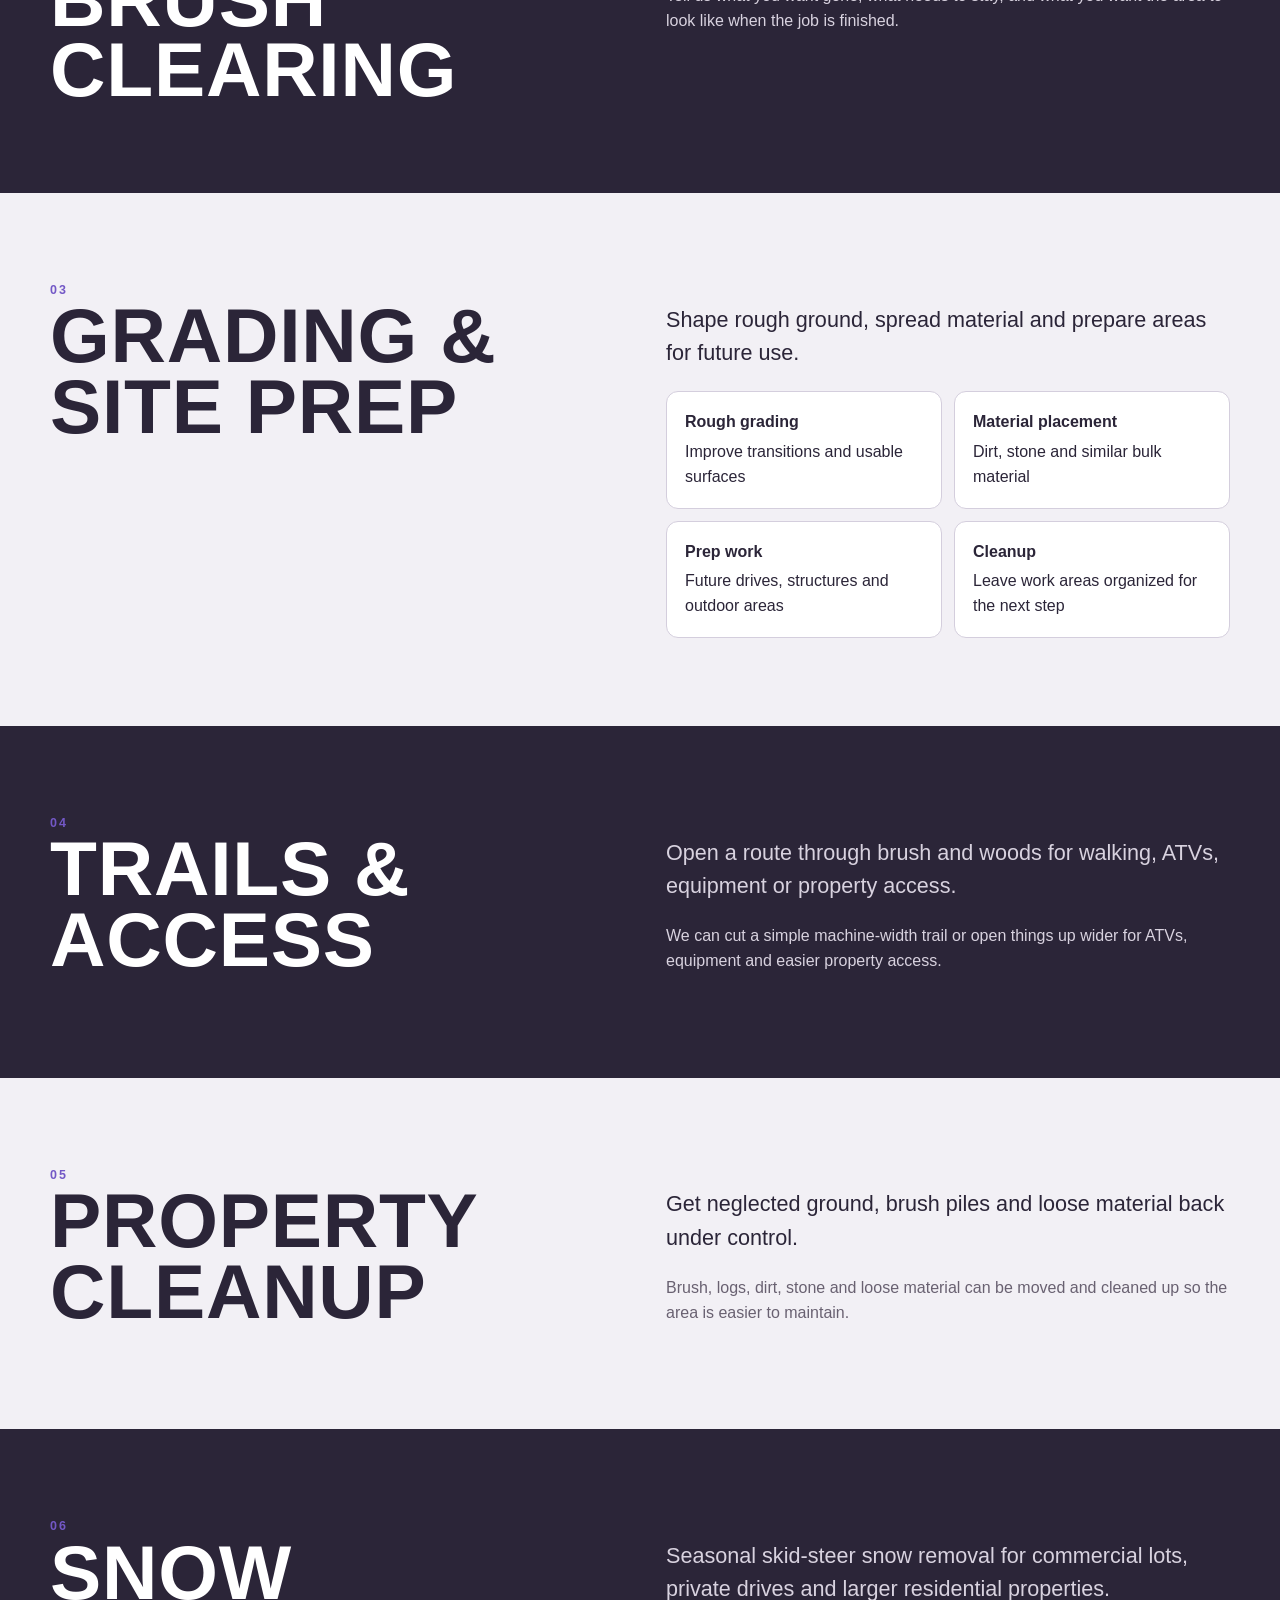
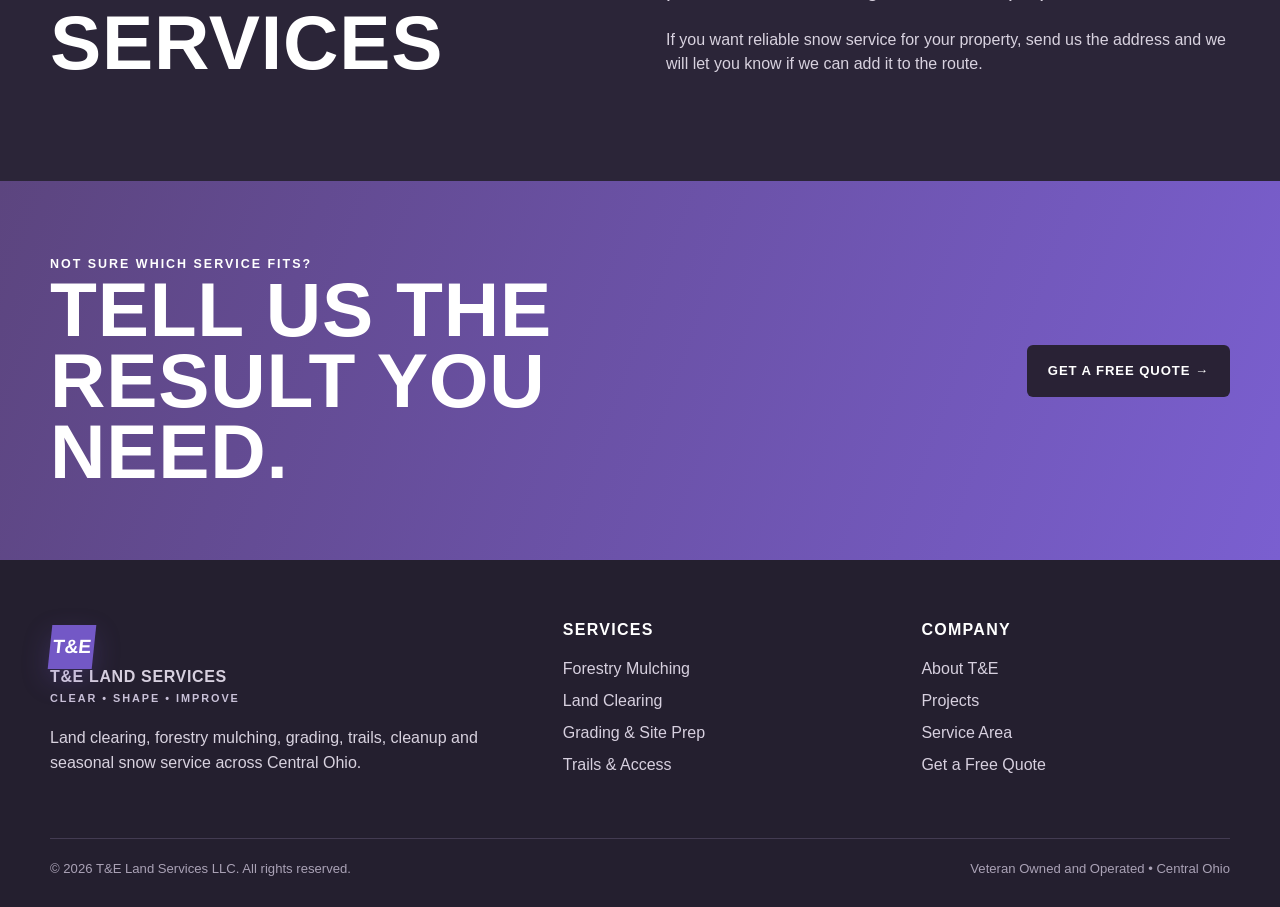
<file: services.html>
<!doctype html><html lang="en"><head><meta charset="utf-8"><meta name="viewport" content="width=device-width,initial-scale=1"><title>Land Services | T&E Land Services LLC</title><meta name="description" content="Forestry mulching, land clearing, grading, trails, property cleanup and seasonal snow services from T&E Land Services LLC in Central Ohio."><link rel="canonical" href="https://tyleralanis.github.io/te-land-services/services.html"><link rel="icon" type="image/svg+xml" href="favicon.svg"><meta name="theme-color" content="#2b2538"><meta property="og:type" content="website"><meta property="og:title" content="Land Services | T&E Land Services LLC"><meta property="og:description" content="Forestry mulching, land clearing, grading, trails, property cleanup and seasonal snow services from T&E Land Services LLC in Central Ohio."><meta property="og:url" content="https://tyleralanis.github.io/te-land-services/services.html"><meta property="og:site_name" content="T&E Land Services LLC"><meta name="twitter:card" content="summary"><meta name="twitter:title" content="Land Services | T&E Land Services LLC"><meta name="twitter:description" content="Forestry mulching, land clearing, grading, trails, property cleanup and seasonal snow services from T&E Land Services LLC in Central Ohio."><link rel="stylesheet" href="styles.css"></head><body><a class="skip-link" href="#main-content">Skip to content</a><div class="topbar"><div class="container"><span>Veteran Owned and Operated</span><span>On Site Quotes • Service Across Central Ohio</span></div></div><header class="nav"><div class="container nav-inner"><a class="brand" href="index.html"><span class="brand-mark">T&E</span><span class="brand-copy"><strong>T&E LAND SERVICES</strong><span>Clear • Shape • Improve</span></span></a><nav class="nav-links" data-nav><a href="services.html">Services</a><a href="projects.html">Projects</a><a href="about.html">About</a><a href="service-area.html">Service Area</a><a class="btn btn-orange" href="quote.html">Get a Free Quote</a></nav><button class="menu-btn" data-menu aria-label="Open navigation" aria-expanded="false">Menu</button></div></header><main id="main-content"><section class="page-hero"><div class="container"><div class="eyebrow">Services</div><h1 class="display h1">One Man and a Machine.<br>And a Whole Lot More Land.</h1><p>From overgrown brush to rough ground and blocked access, T&E helps make property easier to use.</p></div></section>
<section class="section"><div class="container"><div class="two-col" id="mulching"><div><div class="eyebrow">01</div><h2 class="display h2">Forestry Mulching</h2></div><div><p class="lead">A fast way to knock back brush, saplings and overgrowth without creating the same volume of material that traditional clearing can leave behind.</p><div class="feature-list"><div class="feature"><strong>Good for</strong>Brushy acreage and woods edges</div><div class="feature"><strong>Result</strong>Vegetation processed in place</div><div class="feature"><strong>Also useful for</strong>Fence lines and access lanes</div><div class="feature"><strong>Quote factors</strong>Density, diameter, slope and access</div></div></div></div></section>
<section class="section section-dark"><div class="container two-col" id="clearing"><div><div class="eyebrow">02</div><h2 class="display h2">Land & Brush Clearing</h2></div><div><p class="lead white-muted">Reclaim overgrown lots, fence lines, edges and neglected sections of property.</p><p class="white-muted">Tell us what you want gone, what needs to stay, and what you want the area to look like when the job is finished.</p></div></div></section>
<section class="section"><div class="container two-col" id="grading"><div><div class="eyebrow">03</div><h2 class="display h2">Grading & Site Prep</h2></div><div><p class="lead">Shape rough ground, spread material and prepare areas for future use.</p><div class="feature-list"><div class="feature"><strong>Rough grading</strong>Improve transitions and usable surfaces</div><div class="feature"><strong>Material placement</strong>Dirt, stone and similar bulk material</div><div class="feature"><strong>Prep work</strong>Future drives, structures and outdoor areas</div><div class="feature"><strong>Cleanup</strong>Leave work areas organized for the next step</div></div></div></div></section>
<section class="section section-dark"><div class="container two-col" id="trails"><div><div class="eyebrow">04</div><h2 class="display h2">Trails & Access</h2></div><div><p class="lead white-muted">Open a route through brush and woods for walking, ATVs, equipment or property access.</p><p class="white-muted">We can cut a simple machine-width trail or open things up wider for ATVs, equipment and easier property access.</p></div></div></section>
<section class="section"><div class="container two-col" id="cleanup"><div><div class="eyebrow">05</div><h2 class="display h2">Property Cleanup</h2></div><div><p class="lead">Get neglected ground, brush piles and loose material back under control.</p><p class="muted">Brush, logs, dirt, stone and loose material can be moved and cleaned up so the area is easier to maintain.</p></div></div></section>
<section class="section section-dark"><div class="container two-col" id="snow"><div><div class="eyebrow">06</div><h2 class="display h2">Snow Services</h2></div><div><p class="lead white-muted">Seasonal skid-steer snow removal for commercial lots, private drives and larger residential properties.</p><p class="white-muted">If you want reliable snow service for your property, send us the address and we will let you know if we can add it to the route.</p></div></div></section>
<section class="cta"><div class="container cta-inner"><div><div class="eyebrow" >Not sure which service fits?</div><h2 class="display h2">Tell Us The Result You Need.</h2></div><a class="btn btn-dark" href="quote.html">Get a Free Quote →</a></div></section></main><footer class="footer"><div class="container"><div class="footer-grid"><div><a class="brand" href="index.html"><span class="brand-mark">T&E</span><span class="brand-copy"><strong>T&E LAND SERVICES</strong><span>Clear • Shape • Improve</span></span></a><p class="white-muted">Land clearing, forestry mulching, grading, trails, cleanup and seasonal snow service across Central Ohio.</p></div><div><h4>Services</h4><a href="services.html#mulching">Forestry Mulching</a><a href="services.html#clearing">Land Clearing</a><a href="services.html#grading">Grading & Site Prep</a><a href="services.html#trails">Trails & Access</a></div><div><h4>Company</h4><a href="about.html">About T&E</a><a href="projects.html">Projects</a><a href="service-area.html">Service Area</a><a href="quote.html">Get a Free Quote</a></div></div><div class="footer-bottom"><span>© <span data-year></span> T&E Land Services LLC. All rights reserved.</span><span>Veteran Owned and Operated • Central Ohio</span></div></div></footer><script src="script.js"></script></body></html>
</file>
<file: styles.css>
:root{
  --ink:#2b2538;--ink-2:#332c43;--panel:#3d354f;--cream:#e8e4ef;--paper:#f2f0f5;
  --muted:#a9a3b2;--line:#d4cedd;--orange:#7358c6;--orange-dark:#5d45aa;--green:#777083;
  --purple:#7358c6;--purple-light:#aa97e7;--lavender:#d9d1e8;--plum:#292235;
  --max:1180px;--radius:18px;--shadow:0 22px 64px rgba(42,34,54,.22);
}
*{box-sizing:border-box}html{scroll-behavior:smooth}body{margin:0;font-family:Arial,Helvetica,sans-serif;background:var(--paper);color:var(--ink);line-height:1.55}img{max-width:100%;display:block}a{color:inherit;text-decoration:none}button,input,select,textarea{font:inherit}
.container{width:min(var(--max),calc(100% - 40px));margin:auto}.eyebrow{font-size:.78rem;letter-spacing:.16em;text-transform:uppercase;font-weight:800;color:var(--orange)}.kicker{font-size:.95rem;color:#d9d7cf}.section{padding:88px 0}.section-tight{padding:56px 0}.section-dark{background:var(--ink);color:white}.section-panel{background:var(--ink-2);color:white}.muted{color:#696171}.white-muted{color:#d8d2df}.display{font-family:Impact,"Arial Narrow Bold",Arial,sans-serif;text-transform:uppercase;letter-spacing:.01em;line-height:.92;margin:0}.h1{font-size:clamp(3.9rem,9vw,8rem)}.h2{font-size:clamp(2.7rem,6vw,5.2rem)}.h3{font-size:clamp(1.6rem,3vw,2.35rem)}p.lead{font-size:clamp(1.05rem,2vw,1.35rem);max-width:720px}.topbar{background:#6d667b;color:#f3f0f7;font-size:.78rem;text-transform:uppercase;letter-spacing:.11em}.topbar .container{display:flex;justify-content:space-between;gap:20px;padding:10px 0}.nav{position:sticky;top:0;z-index:50;background:rgba(43,37,56,.97);backdrop-filter:blur(8px);color:white;border-bottom:1px solid rgba(255,255,255,.10)}.nav-inner{height:76px;display:flex;align-items:center;justify-content:space-between;gap:28px}.brand{display:flex;align-items:center;gap:12px;font-weight:900}.brand-mark{width:44px;height:44px;display:grid;place-items:center;background:var(--orange);color:#fff;font-family:Impact,Arial,sans-serif;font-size:1.2rem;transform:skew(-6deg)}.brand-copy{line-height:1}.brand-copy strong{display:block;letter-spacing:.04em}.brand-copy span{font-size:.68rem;color:#c9c1d8;letter-spacing:.18em;text-transform:uppercase}.nav-links{display:flex;align-items:center;gap:24px;font-size:.82rem;text-transform:uppercase;letter-spacing:.08em;font-weight:700}.nav-links a:hover{color:var(--orange)}.menu-btn{display:none;background:none;border:1px solid #756b88;color:white;padding:9px 12px;border-radius:8px}.btn{min-height:48px;display:inline-flex;align-items:center;justify-content:center;gap:10px;padding:15px 20px;border-radius:6px;border:1px solid transparent;font-weight:900;text-transform:uppercase;letter-spacing:.07em;font-size:.82rem;transition:.2s ease;cursor:pointer}.btn-orange{background:var(--orange);color:#fff}.btn-orange:hover{background:#876bd1;transform:translateY(-1px)}.btn-outline{border-color:rgba(255,255,255,.38);color:white;background:transparent}.btn-outline:hover{border-color:var(--purple-light);background:rgba(115,88,198,.12)}.btn-dark{background:var(--plum);color:white}.btn-dark:hover{background:#3a304a}.hero{min-height:760px;color:white;position:relative;display:flex;align-items:end;overflow:hidden;background:#292235}.hero::before{content:"";position:absolute;inset:0;background-image:linear-gradient(90deg,rgba(38,31,50,.95) 0%,rgba(38,31,50,.80) 42%,rgba(38,31,50,.38) 72%,rgba(38,31,50,.62) 100%),url("https://live.staticflickr.com/65535/52504561211_f1aa1f5d18.jpg");background-size:cover;background-position:center 48%}.hero::after{content:"";position:absolute;inset:0;background-image:repeating-linear-gradient(120deg,transparent 0 72px,rgba(255,255,255,.025) 72px 73px)}.hero-inner{position:relative;z-index:2;padding:118px 0 84px}.hero .h1{max-width:950px}.hero-copy{max-width:680px;margin:24px 0 30px;font-size:1.2rem;color:#eeeaf4}.actions{display:flex;flex-wrap:wrap;gap:12px}.trust-row{display:flex;flex-wrap:wrap;gap:10px;margin-top:36px}.trust-pill{border:1px solid rgba(255,255,255,.2);padding:9px 12px;border-radius:999px;font-size:.74rem;text-transform:uppercase;letter-spacing:.08em;color:#eee9f5;background:rgba(50,40,66,.44)}.split{display:grid;grid-template-columns:1.05fr .95fr;gap:64px;align-items:center}.problem-list{display:grid;gap:12px}.problem{display:flex;gap:14px;padding:17px 0;border-bottom:1px solid var(--line)}.problem b{min-width:28px;color:var(--orange)}.service-grid{display:grid;grid-template-columns:repeat(3,1fr);gap:14px;margin-top:36px}.service-card{min-height:260px;background:#ebe7f1;border:1px solid #d6cfdf;border-radius:var(--radius);padding:28px;display:flex;flex-direction:column;justify-content:space-between;transition:.2s ease}.service-card:hover{transform:translateY(-4px);box-shadow:var(--shadow);border-color:#aa97e7;background:#f0ecf5}.service-icon{font-size:1.7rem}.service-card h3{margin:30px 0 8px;font-size:1.35rem}.service-card p{color:#625b6b;margin:0}.service-link{margin-top:22px;font-weight:900;text-transform:uppercase;letter-spacing:.08em;font-size:.75rem}.service-link span{color:var(--orange)}.stat-band{background:linear-gradient(90deg,#5b477a,#7358c6);color:#fff}.stat-grid{display:grid;grid-template-columns:repeat(4,1fr)}.stat{padding:30px;border-right:1px solid rgba(255,255,255,.22)}.stat:last-child{border:0}.stat strong{display:block;font-family:Impact,Arial,sans-serif;font-size:2rem;text-transform:uppercase}.stat span{font-size:.76rem;text-transform:uppercase;letter-spacing:.1em;font-weight:800}.process{display:grid;grid-template-columns:repeat(3,1fr);gap:2px;margin-top:34px}.step{background:#393147;padding:34px;min-height:245px}.step-num{font-family:Impact,Arial,sans-serif;font-size:4rem;color:var(--orange);line-height:1}.step h3{margin:24px 0 8px}.project-frame{border-radius:var(--radius);overflow:hidden;background:#332b42;min-height:440px;position:relative;display:flex;align-items:end;background-image:linear-gradient(0deg,rgba(38,31,50,.92),rgba(38,31,50,.12)),url("https://live.staticflickr.com/65535/52505037595_1342ed9fd7.jpg");background-size:cover;background-position:center}.project-caption{padding:34px;color:white}.project-caption p{max-width:520px;color:#e2ddeb}.cta{background:linear-gradient(110deg,#5c457f,#7a5fd0);padding:74px 0;color:#fff}.cta-inner{display:flex;justify-content:space-between;align-items:center;gap:34px}.cta .display{max-width:750px}.cta .eyebrow{color:#fff!important}.faq{border-top:1px solid var(--line)}.faq-item{border-bottom:1px solid var(--line)}.faq-btn{width:100%;display:flex;justify-content:space-between;gap:20px;text-align:left;padding:22px 0;background:none;border:0;font-weight:900;cursor:pointer}.faq-panel{display:none;padding:0 0 24px;color:#655e6e;max-width:850px}.faq-item.open .faq-panel{display:block}.footer{background:#241f2f;color:white;padding:58px 0 28px}.footer-grid{display:grid;grid-template-columns:1.2fr .8fr .8fr;gap:50px}.footer h4{margin:0 0 14px;text-transform:uppercase;letter-spacing:.08em}.footer a{display:block;color:#d7d0df;margin:7px 0}.footer a:hover{color:var(--orange)}.footer-bottom{margin-top:46px;padding-top:20px;border-top:1px solid #433b52;color:#aaa2b6;font-size:.82rem;display:flex;justify-content:space-between;gap:20px}.page-hero{background:linear-gradient(135deg,#2a2337 0%,#3b3150 100%);color:white;padding:96px 0 70px;position:relative;overflow:hidden}.page-hero::after{content:"T&E";position:absolute;right:-20px;bottom:-85px;font-family:Impact,Arial,sans-serif;font-size:18rem;color:rgba(255,255,255,.025);line-height:1}.page-hero p{max-width:720px;color:#ddd7e5;font-size:1.15rem}.two-col{display:grid;grid-template-columns:1fr 1fr;gap:52px}.feature-list{display:grid;grid-template-columns:1fr 1fr;gap:12px}.feature{padding:18px;border:1px solid var(--line);border-radius:12px;background:#fff}.feature strong{display:block;margin-bottom:5px}.callout{padding:28px;border-left:5px solid var(--orange);background:#e9e3f0}.quote-layout{display:grid;grid-template-columns:.75fr 1.25fr;gap:48px}.form-card{background:#f8f6fa;border:1px solid var(--line);border-radius:var(--radius);padding:30px;box-shadow:0 20px 50px rgba(0,0,0,.07)}.form-grid{display:grid;grid-template-columns:1fr 1fr;gap:16px}.field{display:grid;gap:7px}.field.full{grid-column:1/-1}.field label{font-size:.78rem;text-transform:uppercase;letter-spacing:.08em;font-weight:900}.field input,.field select,.field textarea{width:100%;min-height:48px;padding:14px;font-size:16px;border:1px solid #c7bfd2;border-radius:8px;background:#fff;color:#2b2538}.field textarea{min-height:140px;resize:vertical}.notice{display:none;margin-top:16px;padding:14px;border-radius:8px;background:#eee8f8;border:1px solid #c7b8e8;color:#4d3a77}.area-box{padding:30px;border-radius:var(--radius);background:linear-gradient(145deg,#2d263a,#403552);color:white;box-shadow:var(--shadow)}.tag-cloud{display:flex;flex-wrap:wrap;gap:10px;margin-top:18px}.tag{border:1px solid #655a78;border-radius:999px;padding:9px 13px;color:#ddd6e8}.gallery-grid{display:grid;grid-template-columns:repeat(3,1fr);gap:14px}.gallery-placeholder{aspect-ratio:4/3;border-radius:var(--radius);background:linear-gradient(145deg,#30283d,#4a3d60);padding:24px;color:white;display:flex;flex-direction:column;justify-content:end}.gallery-placeholder small{text-transform:uppercase;letter-spacing:.1em;color:var(--orange);font-weight:900}.gallery-placeholder strong{font-size:1.3rem}.mini-grid{display:grid;grid-template-columns:repeat(3,1fr);gap:16px}.mini{padding:24px;border:1px solid var(--line);border-radius:var(--radius);background:white}.quote-strip{display:grid;grid-template-columns:1fr auto;gap:20px;align-items:center;background:#30283d;color:white;padding:30px;border-radius:var(--radius)}.quote-strip p{margin:6px 0 0;color:#d3ccdc}
@media(max-width:900px){.nav-links{display:none;position:absolute;top:76px;left:0;right:0;background:#11130f;padding:22px;flex-direction:column;align-items:flex-start;border-top:1px solid #30322e}.nav-links.open{display:flex}.menu-btn{display:block}.split,.two-col,.quote-layout{grid-template-columns:1fr}.service-grid,.gallery-grid,.mini-grid{grid-template-columns:1fr 1fr}.process{grid-template-columns:1fr}.stat-grid{grid-template-columns:1fr 1fr}.cta-inner{align-items:flex-start;flex-direction:column}.footer-grid{grid-template-columns:1fr 1fr}.hero{min-height:680px}.hero-inner{padding-top:92px}.h1{font-size:clamp(3.3rem,15vw,6rem)}}@media(max-width:620px){.container{width:min(var(--max),calc(100% - 28px))}.section{padding:64px 0}.topbar .container{justify-content:center}.topbar span:last-child{display:none}.brand-copy span{display:none}.service-grid,.gallery-grid,.mini-grid,.feature-list,.form-grid,.footer-grid{grid-template-columns:1fr}.stat-grid{grid-template-columns:1fr 1fr}.stat{padding:20px}.footer-bottom{flex-direction:column}.page-hero{padding:74px 0 56px}.hero-copy{font-size:1.06rem}.btn{width:100%}.quote-strip{grid-template-columns:1fr}.quote-strip .btn{width:100%}}

:focus-visible{outline:3px solid var(--purple-light);outline-offset:3px}.nav-links a{min-height:44px;display:flex;align-items:center}.faq-btn{min-height:54px;font-size:1rem}.hero-copy{line-height:1.65}.service-card h3{line-height:1.15}

.skip-link{position:fixed;left:14px;top:-80px;z-index:999;background:#fff;color:#2b2538;padding:10px 14px;border-radius:8px;font-weight:800;box-shadow:var(--shadow)}
.skip-link:focus{top:14px}
.nav-links a.active:not(.btn){color:var(--purple-light)}
.brand-mark{box-shadow:0 10px 26px rgba(115,88,198,.25)}
.service-card,.mini,.feature,.form-card{transition:transform .2s ease,box-shadow .2s ease,border-color .2s ease}
.feature:hover,.mini:hover{transform:translateY(-2px);box-shadow:0 12px 28px rgba(42,34,54,.10)}
.callout{border-radius:0 12px 12px 0}
.footer .brand{width:max-content}
@media(prefers-reduced-motion:reduce){*{scroll-behavior:auto!important;transition:none!important}}
</file>
